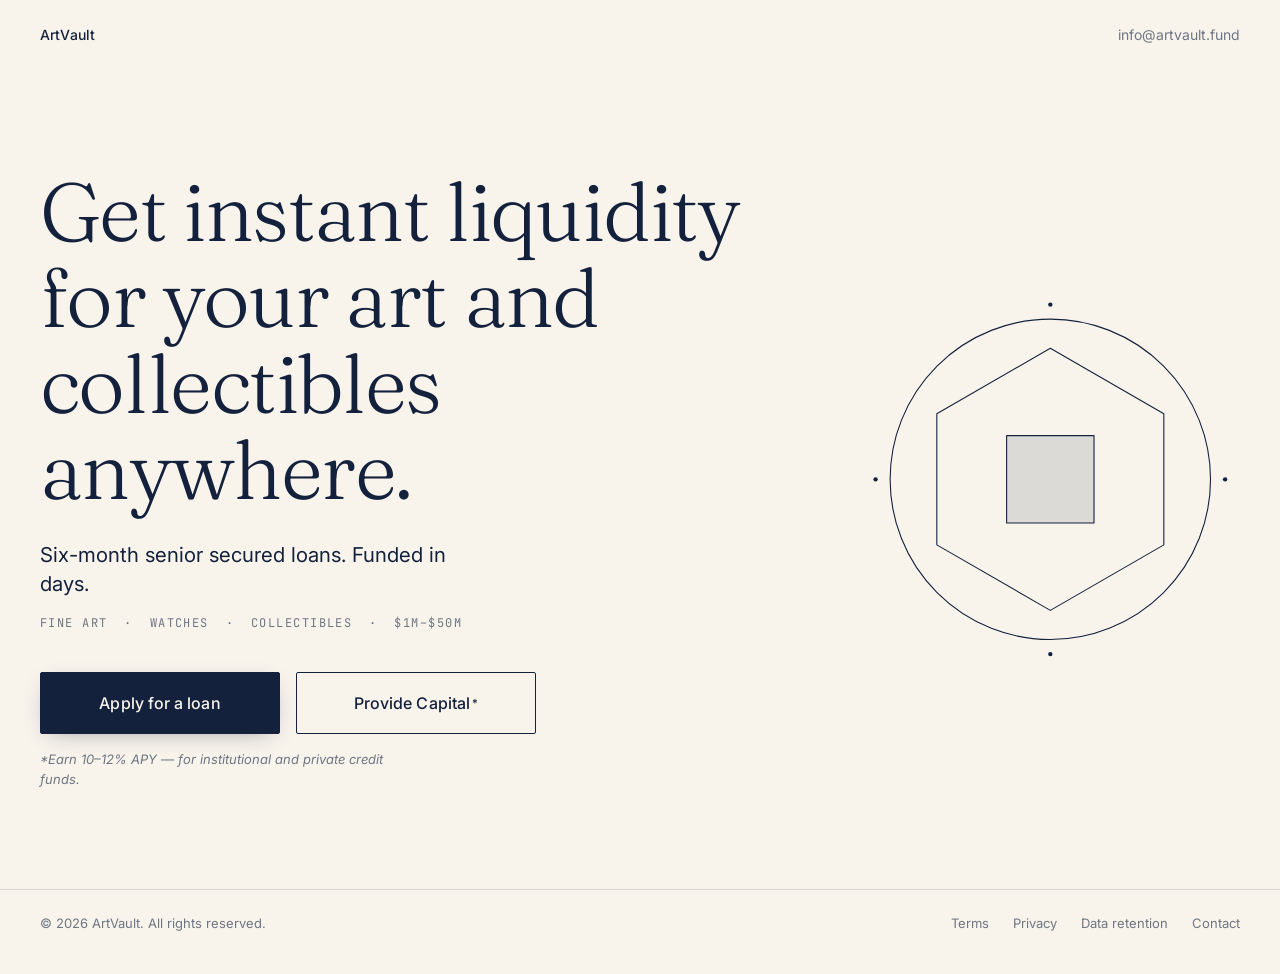
<file: index.html>
<!doctype html>
<html lang="en">
<head>
  <meta charset="utf-8" />
  <meta name="viewport" content="width=device-width, initial-scale=1" />
  <title>ArtVault — Get instant liquidity for your art and collectibles anywhere.</title>
  <meta name="description" content="Six-month senior secured loans against fine art, watches, and collectibles. Funded in days. $1M–$50M." />
  <meta name="theme-color" content="#14213d" />
  <link rel="icon" type="image/svg+xml" href="/assets/favicon.svg" />
  <meta property="og:title" content="ArtVault — Get instant liquidity for your art and collectibles anywhere." />
  <meta property="og:description" content="Six-month senior secured loans against fine art, watches, and collectibles. Funded in days. $1M–$50M." />
  <meta property="og:type" content="website" />
  <link rel="preconnect" href="https://fonts.googleapis.com" />
  <link rel="preconnect" href="https://fonts.gstatic.com" crossorigin />
  <link href="https://fonts.googleapis.com/css2?family=Fraunces:opsz,wght@9..144,300&family=Inter:wght@400;500&family=JetBrains+Mono:wght@400&display=swap" rel="stylesheet" />
  <link rel="stylesheet" href="/assets/style.css" />
</head>
<body>
  <header class="site-header">
    <a href="/" class="brand" aria-label="ArtVault home">ArtVault</a>
    <a href="mailto:info@artvault.fund" class="header-link">info@artvault.fund</a>
  </header>

  <main>
    <section class="hero" aria-labelledby="hero-heading">
      <div class="hero-grid">
        <div class="hero-copy">
          <h1 id="hero-heading">Get instant liquidity for your art and collectibles anywhere.</h1>
          <p class="subline">Six-month senior secured loans. Funded in days.</p>
          <p class="caption">Fine art &nbsp;·&nbsp; Watches &nbsp;·&nbsp; Collectibles &nbsp;·&nbsp; $1M–$50M</p>
          <div class="cta-row">
            <a class="btn btn-primary"
               href="/apply"
               aria-label="Apply for a loan">
              Apply for a loan
            </a>
            <a class="btn btn-secondary"
               href="/lp"
               aria-label="Provide capital — for institutional and private credit funds">
              Provide Capital<sup class="cta-asterisk" aria-hidden="true">*</sup>
            </a>
          </div>
          <p class="cta-footnote">*Earn 10–12% APY — for institutional and private credit funds.</p>
        </div>
        <div class="hero-art" aria-hidden="false">
          <svg class="hero-art-svg" xmlns="http://www.w3.org/2000/svg" viewBox="0 0 520 520" role="img" aria-label="ArtVault abstract geometric mark: a circle enclosing a rotated hexagon and a softly filled central square.">
            <g fill="none" stroke="#14213d" stroke-width="1.5" stroke-linecap="round" stroke-linejoin="round">
              <circle cx="260" cy="260" r="220" />
              <polygon class="spin" points="415.88,350 260,440 104.12,350 104.12,170 260,80 415.88,170" />
              <rect x="200" y="200" width="120" height="120" />
            </g>
            <rect x="200" y="200" width="120" height="120" fill="#14213d" fill-opacity="0.12" />
            <g fill="#14213d">
              <circle cx="260" cy="20" r="3" />
              <circle cx="500" cy="260" r="3" />
              <circle cx="260" cy="500" r="3" />
              <circle cx="20" cy="260" r="3" />
            </g>
          </svg>
        </div>
      </div>
    </section>
  </main>

  <hr class="divider" />

  <footer class="site-footer">
    <div>© 2026 ArtVault. All rights reserved.</div>
    <nav aria-label="Legal">
      <a href="/terms/">Terms</a>
      <a href="/privacy/">Privacy</a>
      <a href="/data-retention/">Data retention</a>
      <a href="mailto:info@artvault.fund">Contact</a>
    </nav>
  </footer>
</body>
</html>
</file>
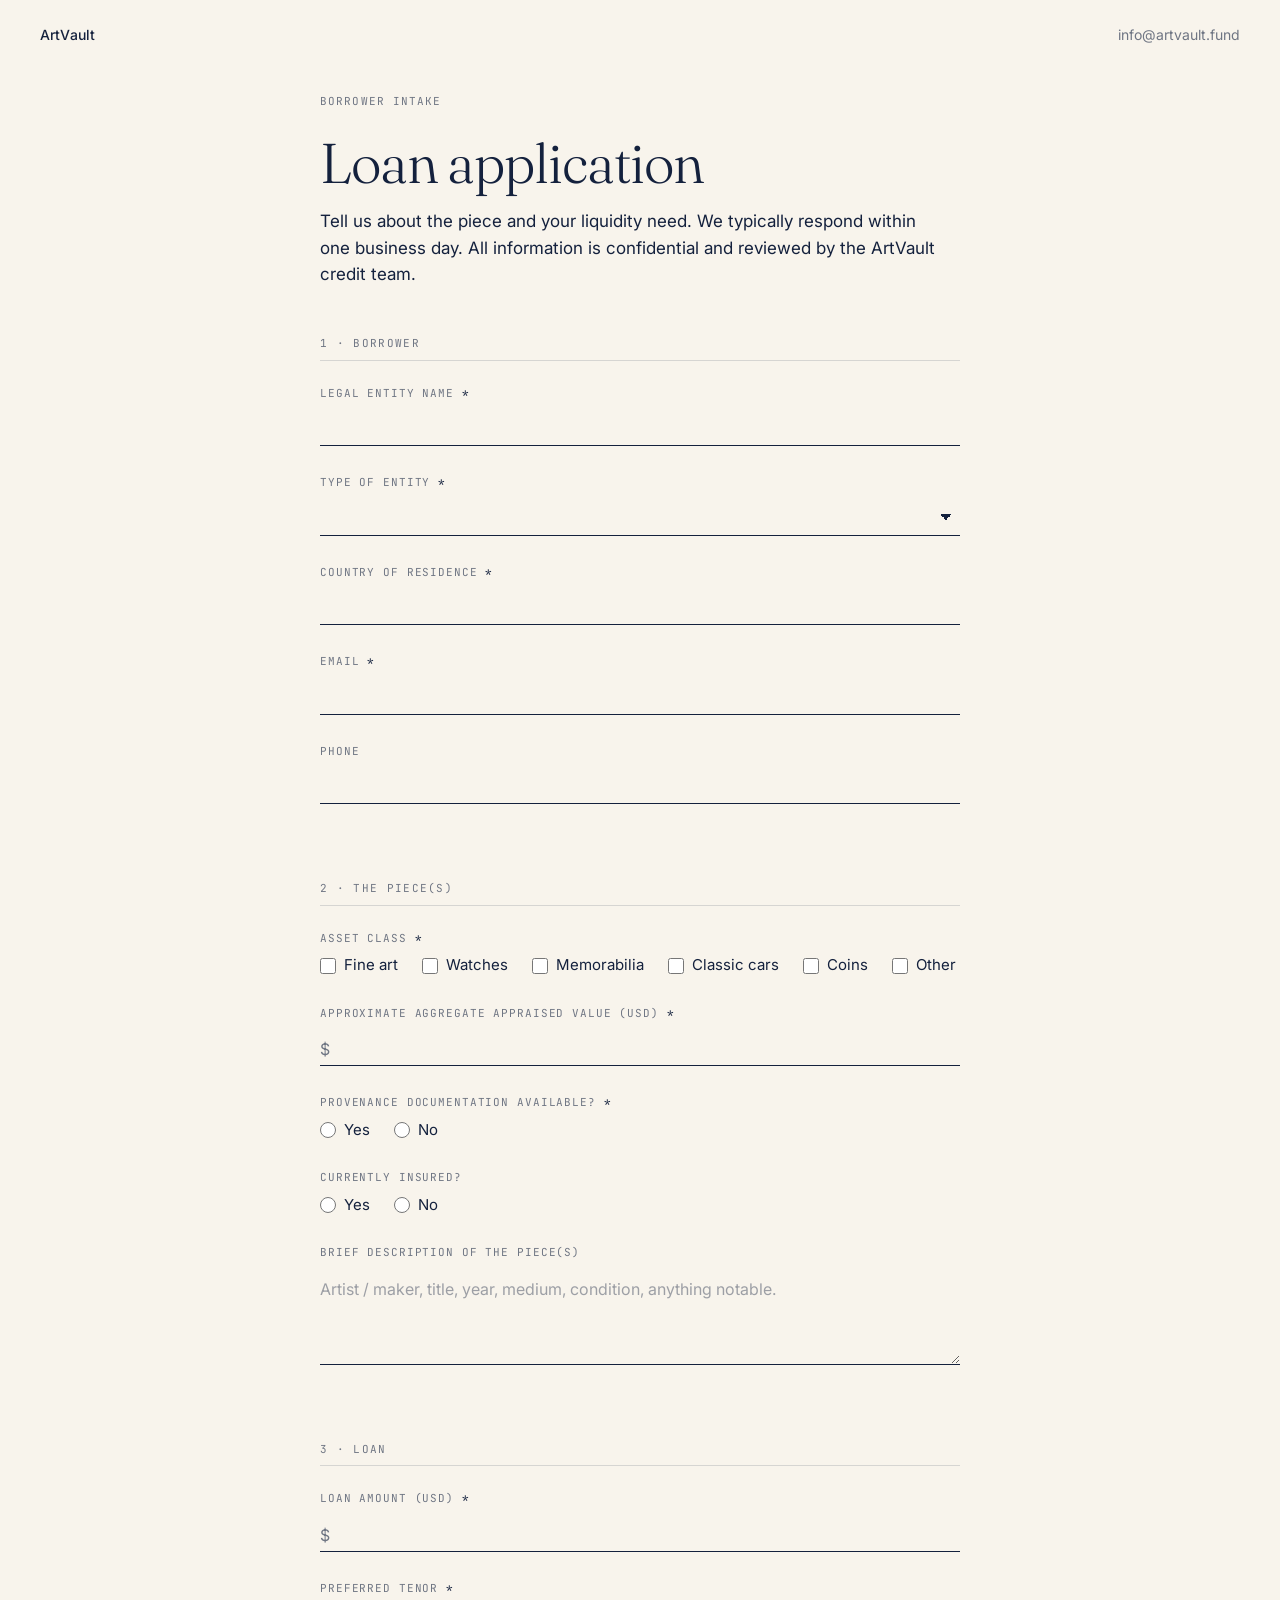
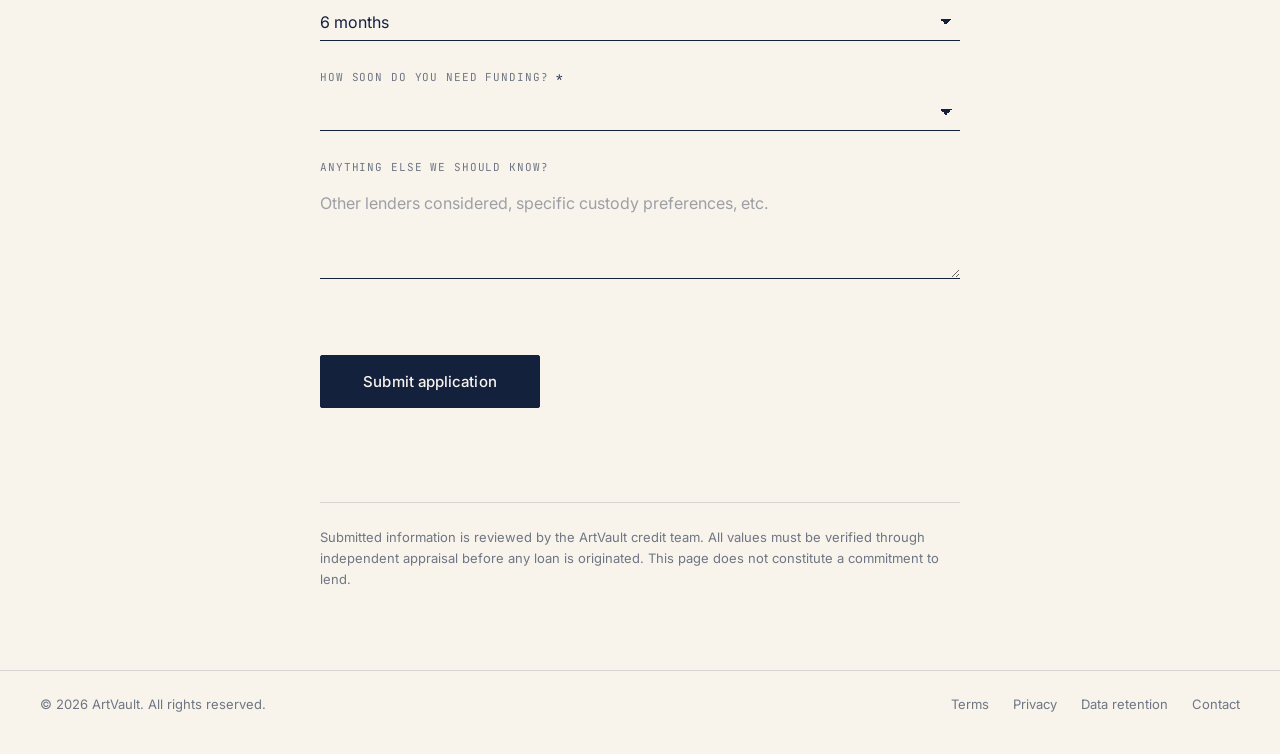
<file: apply/index.html>
<!doctype html>
<html lang="en">
<head>
  <meta charset="utf-8" />
  <meta name="viewport" content="width=device-width, initial-scale=1" />
  <title>Loan application — ArtVault</title>
  <meta name="description" content="Apply for a short-term senior secured loan against fine art, watches, or collectibles. We typically respond within one business day." />
  <meta name="theme-color" content="#14213d" />
  <link rel="icon" type="image/svg+xml" href="/assets/favicon.svg" />
  <link rel="preconnect" href="https://fonts.googleapis.com" />
  <link rel="preconnect" href="https://fonts.gstatic.com" crossorigin />
  <link href="https://fonts.googleapis.com/css2?family=Fraunces:opsz,wght@9..144,300&family=Inter:wght@400;500&family=JetBrains+Mono:wght@400&display=swap" rel="stylesheet" />
  <link rel="stylesheet" href="/assets/style.css" />
</head>
<body>
  <header class="site-header">
    <a href="/" class="brand" aria-label="ArtVault home">ArtVault</a>
    <a href="mailto:info@artvault.fund" class="header-link">info@artvault.fund</a>
  </header>

  <main class="form-page">
    <p class="meta">Borrower intake</p>
    <h1>Loan application</h1>
    <p class="lede">Tell us about the piece and your liquidity need. We typically respond within one business day. All information is confidential and reviewed by the ArtVault credit team.</p>

    <form id="apply-form" novalidate>
      <fieldset>
        <legend>1 · Borrower</legend>

        <div class="field">
          <label for="entity-name">Legal entity name <span class="req">*</span></label>
          <input type="text" id="entity-name" name="entity_name" required autocomplete="organization" />
        </div>

        <div class="field">
          <label for="entity-type">Type of entity <span class="req">*</span></label>
          <select id="entity-type" name="entity_type" required>
            <option value="" disabled selected></option>
            <option>Individual</option>
            <option>Family Office</option>
            <option>Corporate</option>
            <option>Fund</option>
          </select>
        </div>

        <div class="field">
          <label for="country">Country of residence <span class="req">*</span></label>
          <input type="text" id="country" name="country" required autocomplete="country-name" />
        </div>

        <div class="field">
          <label for="email">Email <span class="req">*</span></label>
          <input type="email" id="email" name="email" required autocomplete="email" />
        </div>

        <div class="field">
          <label for="phone">Phone</label>
          <input type="tel" id="phone" name="phone" autocomplete="tel" />
        </div>
      </fieldset>

      <fieldset>
        <legend>2 · The piece(s)</legend>

        <div class="field">
          <span class="group-label">Asset class <span class="req">*</span></span>
          <div class="options" role="group" aria-label="Asset class">
            <label><input type="checkbox" name="asset_class" value="Fine art" /> Fine art</label>
            <label><input type="checkbox" name="asset_class" value="Watches" /> Watches</label>
            <label><input type="checkbox" name="asset_class" value="Memorabilia" /> Memorabilia</label>
            <label><input type="checkbox" name="asset_class" value="Classic cars" /> Classic cars</label>
            <label><input type="checkbox" name="asset_class" value="Coins" /> Coins</label>
            <label><input type="checkbox" name="asset_class" value="Other" /> Other</label>
          </div>
        </div>

        <div class="field">
          <label for="appraised-value">Approximate aggregate appraised value (USD) <span class="req">*</span></label>
          <div class="prefix-wrap">
            <span class="prefix" aria-hidden="true">$</span>
            <input type="number" id="appraised-value" name="appraised_value" min="0" step="1000" required inputmode="numeric" />
          </div>
        </div>

        <div class="field">
          <span class="group-label">Provenance documentation available? <span class="req">*</span></span>
          <div class="options" role="radiogroup" aria-label="Provenance documentation available">
            <label><input type="radio" name="provenance" value="Yes" required /> Yes</label>
            <label><input type="radio" name="provenance" value="No" /> No</label>
          </div>
        </div>

        <div class="field">
          <span class="group-label">Currently insured?</span>
          <div class="options" role="radiogroup" aria-label="Currently insured">
            <label><input type="radio" name="insured" value="Yes" /> Yes</label>
            <label><input type="radio" name="insured" value="No" /> No</label>
          </div>
        </div>

        <div class="field">
          <label for="description">Brief description of the piece(s)</label>
          <textarea id="description" name="description" maxlength="1000" placeholder="Artist / maker, title, year, medium, condition, anything notable."></textarea>
        </div>
      </fieldset>

      <fieldset>
        <legend>3 · Loan</legend>

        <div class="field">
          <label for="loan-amount">Loan amount (USD) <span class="req">*</span></label>
          <div class="prefix-wrap">
            <span class="prefix" aria-hidden="true">$</span>
            <input type="number" id="loan-amount" name="loan_amount" min="0" step="1000" required inputmode="numeric" />
          </div>
        </div>

        <div class="field">
          <label for="tenor">Preferred tenor <span class="req">*</span></label>
          <select id="tenor" name="tenor" required>
            <option>3 months</option>
            <option selected>6 months</option>
            <option>9 months</option>
            <option>12 months</option>
          </select>
        </div>

        <div class="field">
          <label for="timing">How soon do you need funding? <span class="req">*</span></label>
          <select id="timing" name="timing" required>
            <option value="" disabled selected></option>
            <option>Within 1 week</option>
            <option>1–2 weeks</option>
            <option>1 month</option>
            <option>Flexible</option>
          </select>
        </div>

        <div class="field">
          <label for="notes">Anything else we should know?</label>
          <textarea id="notes" name="notes" placeholder="Other lenders considered, specific custody preferences, etc."></textarea>
        </div>
      </fieldset>

      <div class="form-submit">
        <button type="submit">Submit application</button>
        <p id="form-status" class="form-status" role="status" aria-live="polite"></p>
      </div>
    </form>

    <p class="form-footer">Submitted information is reviewed by the ArtVault credit team. All values must be verified through independent appraisal before any loan is originated. This page does not constitute a commitment to lend.</p>
  </main>

  <hr class="divider" />
  <footer class="site-footer">
    <div>© 2026 ArtVault. All rights reserved.</div>
    <nav aria-label="Legal">
      <a href="/terms/">Terms</a>
      <a href="/privacy/">Privacy</a>
      <a href="/data-retention/">Data retention</a>
      <a href="mailto:info@artvault.fund">Contact</a>
    </nav>
  </footer>

  <script>
    (function () {
      var form = document.getElementById('apply-form');
      var status = document.getElementById('form-status');
      form.addEventListener('submit', function (e) {
        e.preventDefault();
        var fd = new FormData(form);
        var entity = (fd.get('entity_name') || '').toString().trim();
        var assets = fd.getAll('asset_class');
        if (!entity) { status.textContent = 'Please enter your legal entity name.'; return; }
        if (assets.length === 0) { status.textContent = 'Please select at least one asset class.'; return; }
        if (!form.checkValidity()) { form.reportValidity(); return; }
        var lines = [
          'Borrower',
          '  Legal entity:        ' + entity,
          '  Entity type:         ' + fd.get('entity_type'),
          '  Country:             ' + fd.get('country'),
          '  Email:               ' + fd.get('email'),
          '  Phone:               ' + (fd.get('phone') || '—'),
          '',
          'Piece(s)',
          '  Asset class:         ' + assets.join(', '),
          '  Aggregate value:     $' + fd.get('appraised_value'),
          '  Provenance docs:     ' + fd.get('provenance'),
          '  Currently insured:   ' + (fd.get('insured') || '—'),
          '  Description:         ' + (fd.get('description') || '—'),
          '',
          'Loan',
          '  Loan amount:         $' + fd.get('loan_amount'),
          '  Preferred tenor:     ' + fd.get('tenor'),
          '  Funding timing:      ' + fd.get('timing'),
          '  Notes:               ' + (fd.get('notes') || '—')
        ];
        var subject = 'Loan Application — ' + entity;
        var body = lines.join('\n');
        var href = 'mailto:info@artvault.fund?subject=' + encodeURIComponent(subject) + '&body=' + encodeURIComponent(body);
        status.textContent = 'Opening your email client…';
        window.location.href = href;
      });
    })();
  </script>
</body>
</html>
</file>
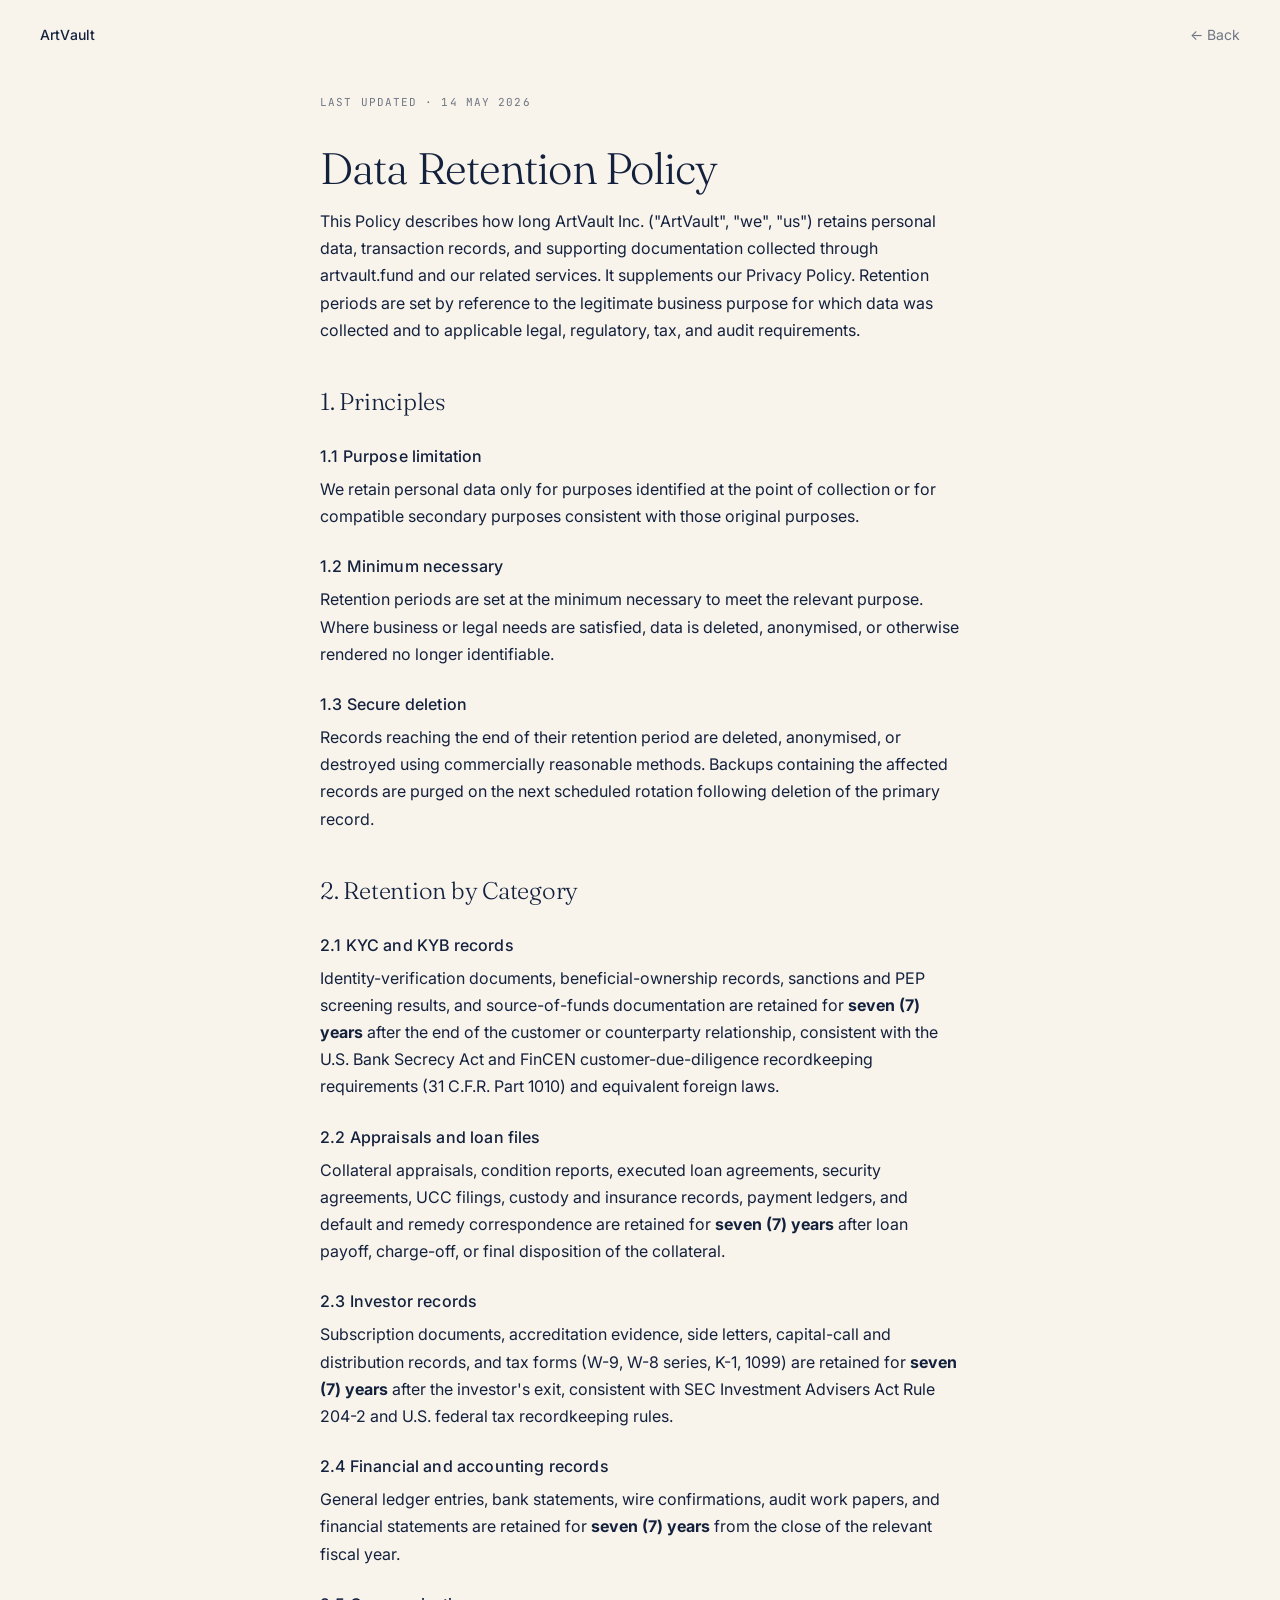
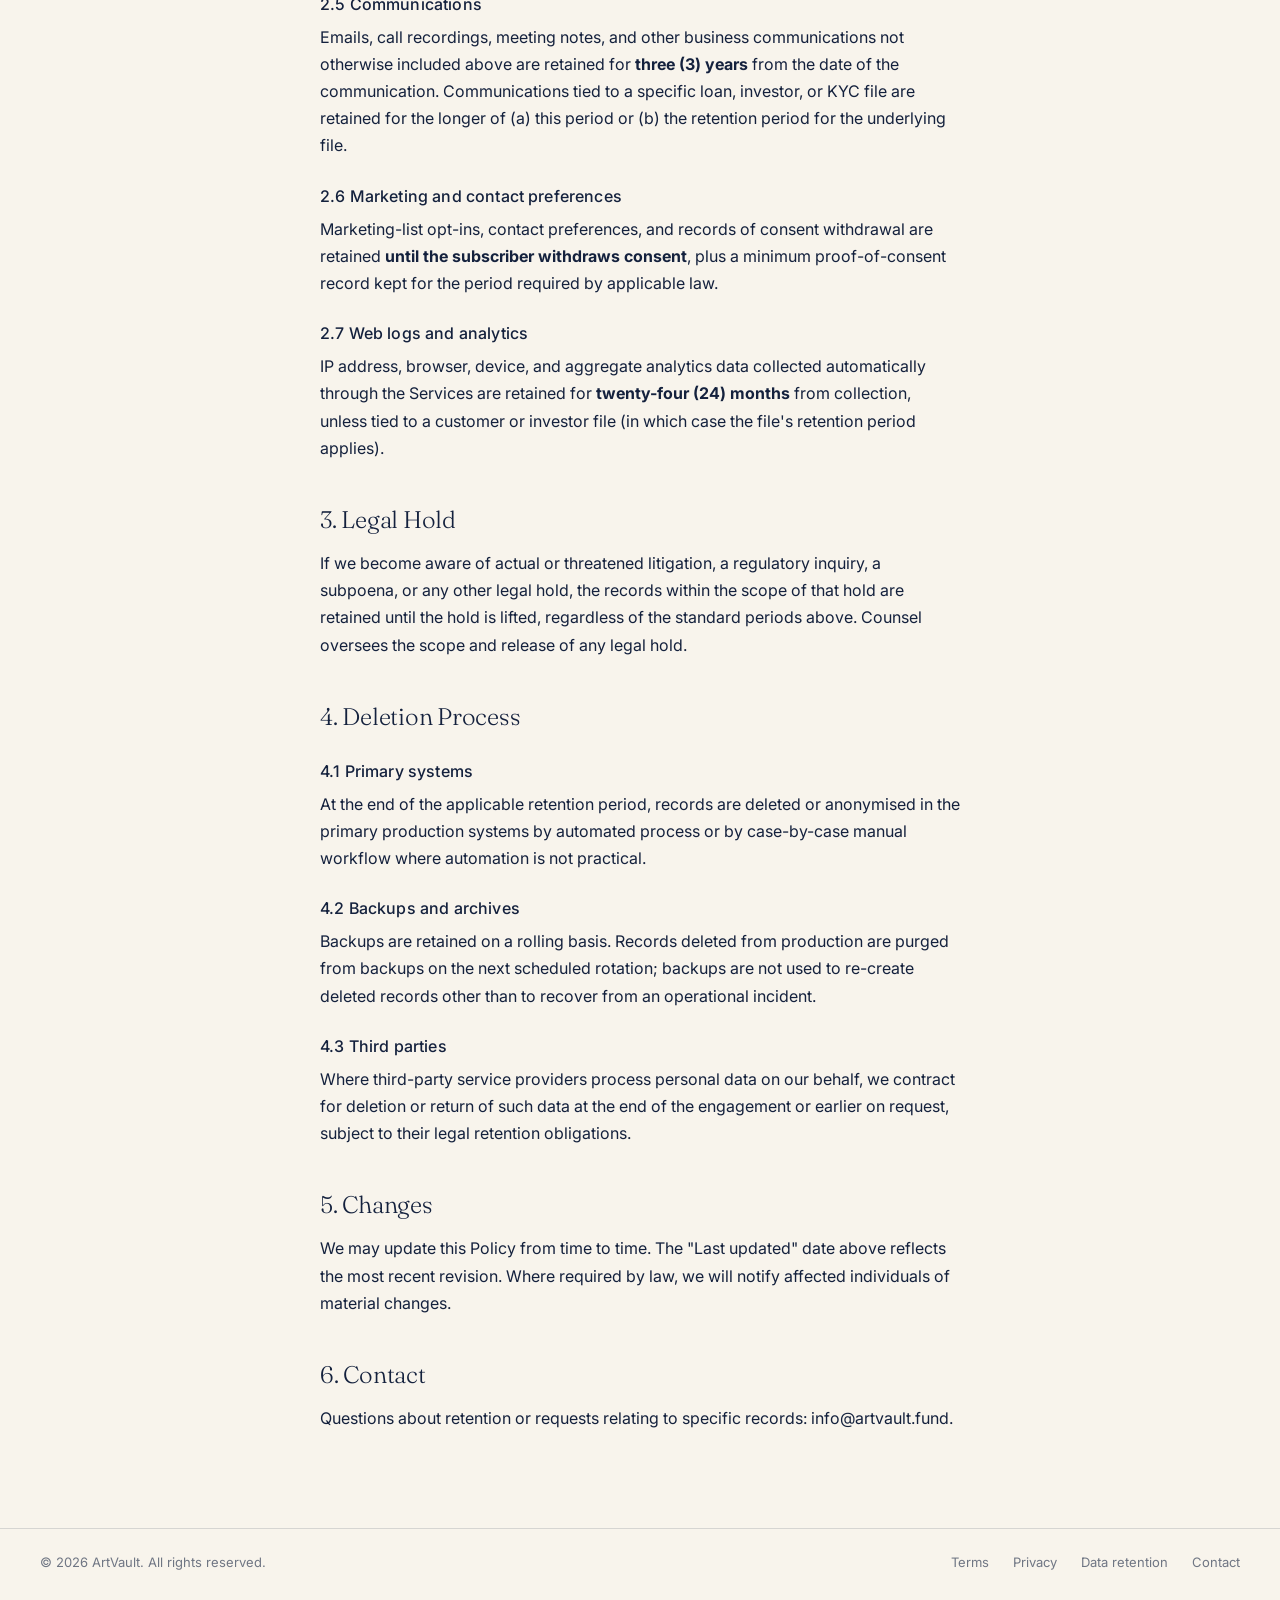
<file: data-retention/index.html>
<!doctype html>
<html lang="en">
<head>
  <meta charset="utf-8" />
  <meta name="viewport" content="width=device-width, initial-scale=1" />
  <title>Data Retention Policy — ArtVault</title>
  <meta name="description" content="ArtVault Data Retention Policy outlining how long we keep personal data, transaction records, and supporting documentation, and how we delete them." />
  <meta name="theme-color" content="#14213d" />
  <link rel="icon" type="image/svg+xml" href="/assets/favicon.svg" />
  <link rel="preconnect" href="https://fonts.googleapis.com" />
  <link rel="preconnect" href="https://fonts.gstatic.com" crossorigin />
  <link href="https://fonts.googleapis.com/css2?family=Fraunces:opsz,wght@9..144,300&family=Inter:wght@400;500&family=JetBrains+Mono:wght@400&display=swap" rel="stylesheet" />
  <link rel="stylesheet" href="/assets/style.css" />
</head>
<body>
  <header class="site-header">
    <a href="/" class="brand">ArtVault</a>
    <a href="/" class="header-link" aria-label="Back to home">← Back</a>
  </header>

  <main class="legal-page">
    <p class="meta">Last updated · 14 May 2026</p>
    <h1>Data Retention Policy</h1>

    <p>This Policy describes how long ArtVault Inc. ("ArtVault", "we", "us") retains personal data, transaction records, and supporting documentation collected through artvault.fund and our related services. It supplements our <a href="/privacy/">Privacy Policy</a>. Retention periods are set by reference to the legitimate business purpose for which data was collected and to applicable legal, regulatory, tax, and audit requirements.</p>

    <h2>1. Principles</h2>
    <h3>1.1 Purpose limitation</h3>
    <p>We retain personal data only for purposes identified at the point of collection or for compatible secondary purposes consistent with those original purposes.</p>
    <h3>1.2 Minimum necessary</h3>
    <p>Retention periods are set at the minimum necessary to meet the relevant purpose. Where business or legal needs are satisfied, data is deleted, anonymised, or otherwise rendered no longer identifiable.</p>
    <h3>1.3 Secure deletion</h3>
    <p>Records reaching the end of their retention period are deleted, anonymised, or destroyed using commercially reasonable methods. Backups containing the affected records are purged on the next scheduled rotation following deletion of the primary record.</p>

    <h2>2. Retention by Category</h2>
    <h3>2.1 KYC and KYB records</h3>
    <p>Identity-verification documents, beneficial-ownership records, sanctions and PEP screening results, and source-of-funds documentation are retained for <strong>seven (7) years</strong> after the end of the customer or counterparty relationship, consistent with the U.S. Bank Secrecy Act and FinCEN customer-due-diligence recordkeeping requirements (31 C.F.R. Part 1010) and equivalent foreign laws.</p>
    <h3>2.2 Appraisals and loan files</h3>
    <p>Collateral appraisals, condition reports, executed loan agreements, security agreements, UCC filings, custody and insurance records, payment ledgers, and default and remedy correspondence are retained for <strong>seven (7) years</strong> after loan payoff, charge-off, or final disposition of the collateral.</p>
    <h3>2.3 Investor records</h3>
    <p>Subscription documents, accreditation evidence, side letters, capital-call and distribution records, and tax forms (W-9, W-8 series, K-1, 1099) are retained for <strong>seven (7) years</strong> after the investor's exit, consistent with SEC Investment Advisers Act Rule 204-2 and U.S. federal tax recordkeeping rules.</p>
    <h3>2.4 Financial and accounting records</h3>
    <p>General ledger entries, bank statements, wire confirmations, audit work papers, and financial statements are retained for <strong>seven (7) years</strong> from the close of the relevant fiscal year.</p>
    <h3>2.5 Communications</h3>
    <p>Emails, call recordings, meeting notes, and other business communications not otherwise included above are retained for <strong>three (3) years</strong> from the date of the communication. Communications tied to a specific loan, investor, or KYC file are retained for the longer of (a) this period or (b) the retention period for the underlying file.</p>
    <h3>2.6 Marketing and contact preferences</h3>
    <p>Marketing-list opt-ins, contact preferences, and records of consent withdrawal are retained <strong>until the subscriber withdraws consent</strong>, plus a minimum proof-of-consent record kept for the period required by applicable law.</p>
    <h3>2.7 Web logs and analytics</h3>
    <p>IP address, browser, device, and aggregate analytics data collected automatically through the Services are retained for <strong>twenty-four (24) months</strong> from collection, unless tied to a customer or investor file (in which case the file's retention period applies).</p>

    <h2>3. Legal Hold</h2>
    <p>If we become aware of actual or threatened litigation, a regulatory inquiry, a subpoena, or any other legal hold, the records within the scope of that hold are retained until the hold is lifted, regardless of the standard periods above. Counsel oversees the scope and release of any legal hold.</p>

    <h2>4. Deletion Process</h2>
    <h3>4.1 Primary systems</h3>
    <p>At the end of the applicable retention period, records are deleted or anonymised in the primary production systems by automated process or by case-by-case manual workflow where automation is not practical.</p>
    <h3>4.2 Backups and archives</h3>
    <p>Backups are retained on a rolling basis. Records deleted from production are purged from backups on the next scheduled rotation; backups are not used to re-create deleted records other than to recover from an operational incident.</p>
    <h3>4.3 Third parties</h3>
    <p>Where third-party service providers process personal data on our behalf, we contract for deletion or return of such data at the end of the engagement or earlier on request, subject to their legal retention obligations.</p>

    <h2>5. Changes</h2>
    <p>We may update this Policy from time to time. The "Last updated" date above reflects the most recent revision. Where required by law, we will notify affected individuals of material changes.</p>

    <h2>6. Contact</h2>
    <p>Questions about retention or requests relating to specific records: <a href="mailto:info@artvault.fund">info@artvault.fund</a>.</p>
  </main>

  <hr class="divider" />
  <footer class="site-footer">
    <div>© 2026 ArtVault. All rights reserved.</div>
    <nav aria-label="Legal">
      <a href="/terms/">Terms</a>
      <a href="/privacy/">Privacy</a>
      <a href="/data-retention/">Data retention</a>
      <a href="mailto:info@artvault.fund">Contact</a>
    </nav>
  </footer>
</body>
</html>
</file>
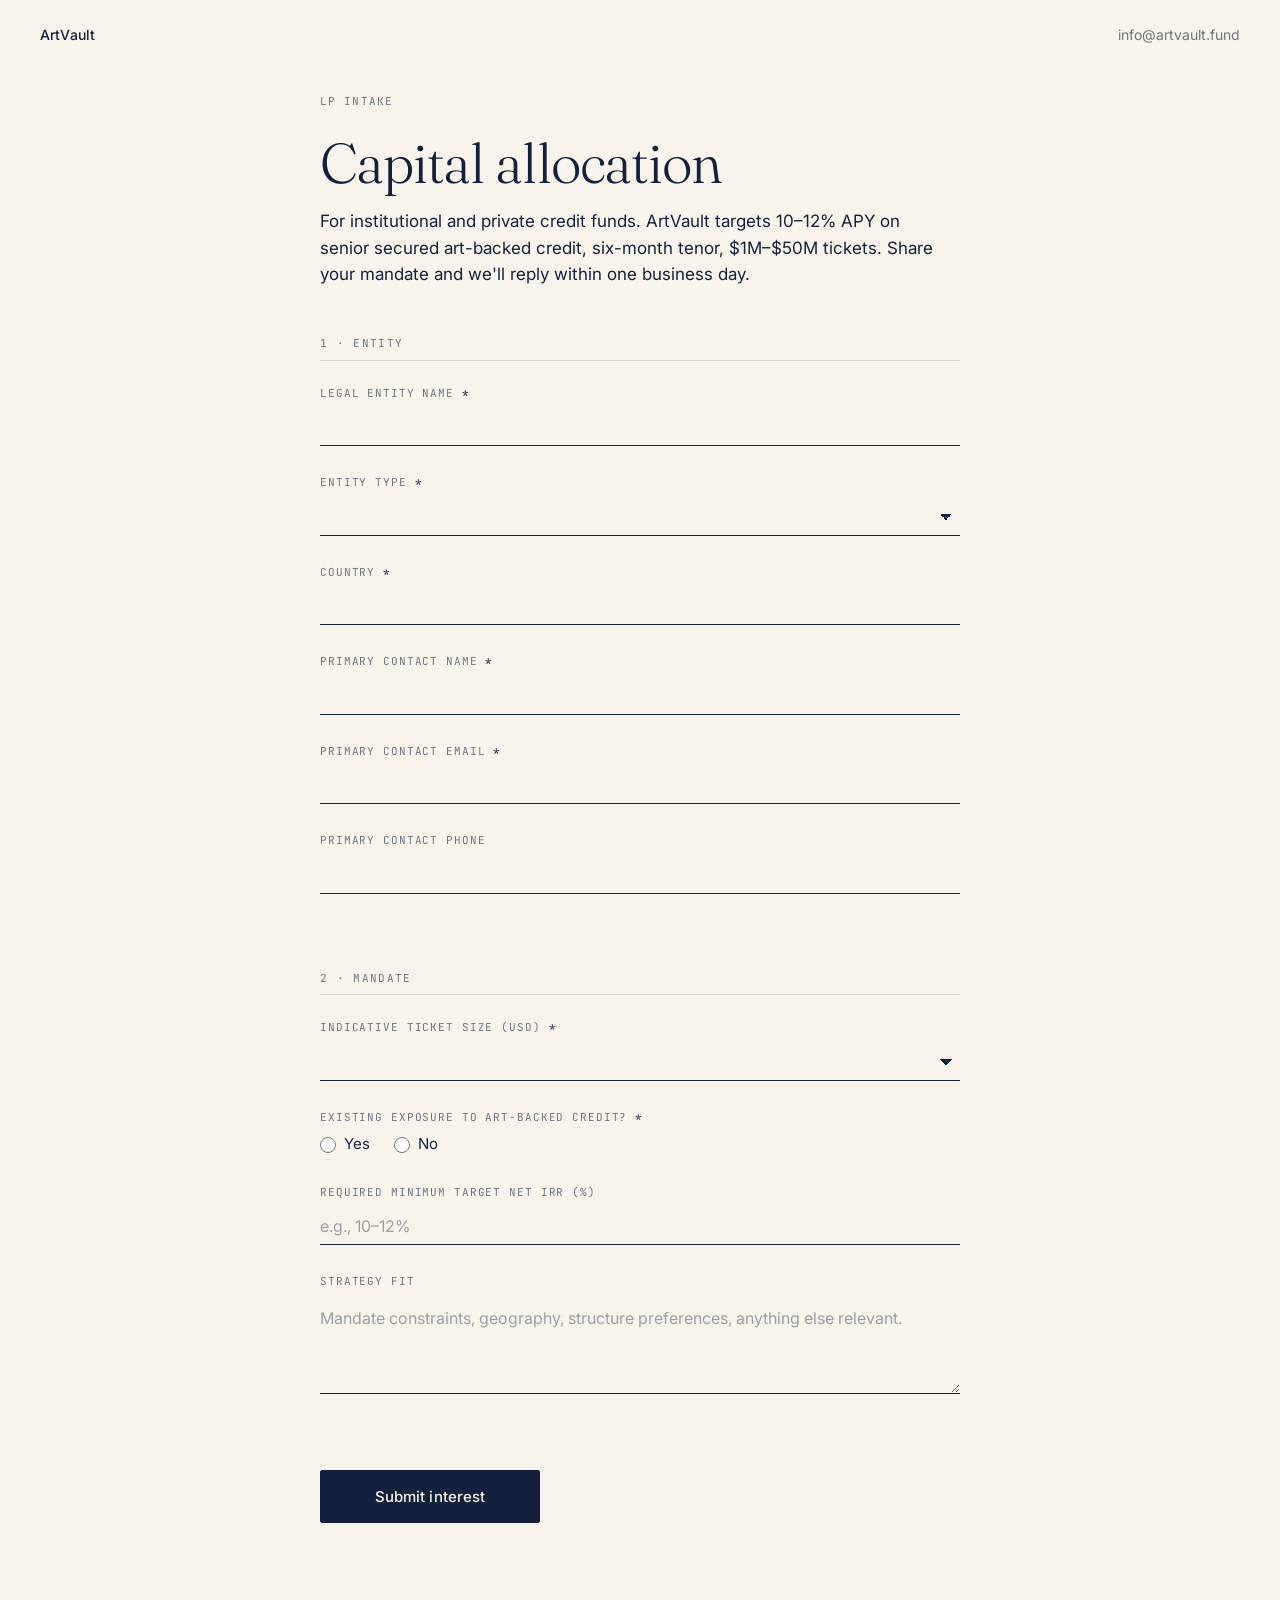
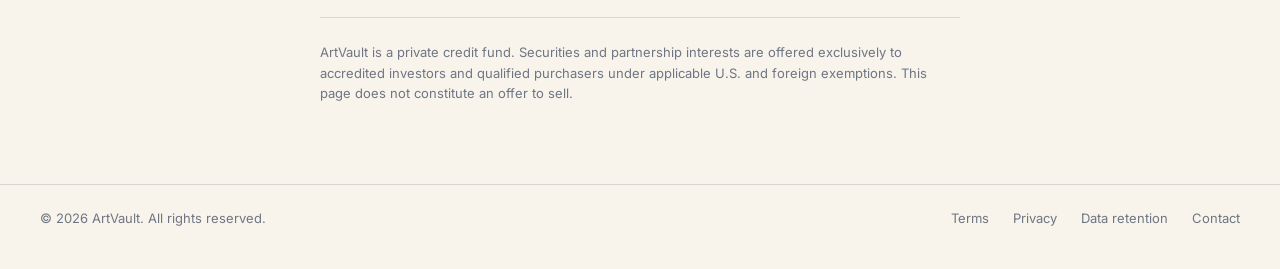
<file: lp/index.html>
<!doctype html>
<html lang="en">
<head>
  <meta charset="utf-8" />
  <meta name="viewport" content="width=device-width, initial-scale=1" />
  <title>Capital allocation — ArtVault</title>
  <meta name="description" content="For institutional and accredited LPs. ArtVault is building its anchor allocator pool, targeting 10–12% APY on senior secured art-backed credit." />
  <meta name="theme-color" content="#14213d" />
  <link rel="icon" type="image/svg+xml" href="/assets/favicon.svg" />
  <link rel="preconnect" href="https://fonts.googleapis.com" />
  <link rel="preconnect" href="https://fonts.gstatic.com" crossorigin />
  <link href="https://fonts.googleapis.com/css2?family=Fraunces:opsz,wght@9..144,300&family=Inter:wght@400;500&family=JetBrains+Mono:wght@400&display=swap" rel="stylesheet" />
  <link rel="stylesheet" href="/assets/style.css" />
</head>
<body>
  <header class="site-header">
    <a href="/" class="brand" aria-label="ArtVault home">ArtVault</a>
    <a href="mailto:info@artvault.fund" class="header-link">info@artvault.fund</a>
  </header>

  <main class="form-page">
    <p class="meta">LP intake</p>
    <h1>Capital allocation</h1>
    <p class="lede">For institutional and private credit funds. ArtVault targets 10–12% APY on senior secured art-backed credit, six-month tenor, $1M–$50M tickets. Share your mandate and we'll reply within one business day.</p>

    <form id="lp-form" novalidate>
      <fieldset>
        <legend>1 · Entity</legend>

        <div class="field">
          <label for="entity-name">Legal entity name <span class="req">*</span></label>
          <input type="text" id="entity-name" name="entity_name" required autocomplete="organization" />
        </div>

        <div class="field">
          <label for="entity-type">Entity type <span class="req">*</span></label>
          <select id="entity-type" name="entity_type" required>
            <option value="" disabled selected></option>
            <option>Family Office</option>
            <option>Private Credit Fund</option>
            <option>Pension / Endowment</option>
            <option>Insurance</option>
            <option>RIA</option>
            <option>Other Institutional</option>
            <option>Accredited Individual</option>
          </select>
        </div>

        <div class="field">
          <label for="country">Country <span class="req">*</span></label>
          <input type="text" id="country" name="country" required autocomplete="country-name" />
        </div>

        <div class="field">
          <label for="contact-name">Primary contact name <span class="req">*</span></label>
          <input type="text" id="contact-name" name="contact_name" required autocomplete="name" />
        </div>

        <div class="field">
          <label for="email">Primary contact email <span class="req">*</span></label>
          <input type="email" id="email" name="email" required autocomplete="email" />
        </div>

        <div class="field">
          <label for="phone">Primary contact phone</label>
          <input type="tel" id="phone" name="phone" autocomplete="tel" />
        </div>
      </fieldset>

      <fieldset>
        <legend>2 · Mandate</legend>

        <div class="field">
          <label for="ticket-size">Indicative ticket size (USD) <span class="req">*</span></label>
          <select id="ticket-size" name="ticket_size" required>
            <option value="" disabled selected></option>
            <option>$100K – $1M</option>
            <option>$1M – $5M</option>
            <option>$5M – $25M</option>
            <option>$25M+</option>
          </select>
        </div>

        <div class="field">
          <span class="group-label">Existing exposure to art-backed credit? <span class="req">*</span></span>
          <div class="options" role="radiogroup" aria-label="Existing exposure to art-backed credit">
            <label><input type="radio" name="existing_exposure" value="Yes" required /> Yes</label>
            <label><input type="radio" name="existing_exposure" value="No" /> No</label>
          </div>
        </div>

        <div class="field">
          <label for="target-irr">Required minimum target net IRR (%)</label>
          <input type="text" id="target-irr" name="target_irr" placeholder="e.g., 10–12%" />
        </div>

        <div class="field">
          <label for="strategy-fit">Strategy fit</label>
          <textarea id="strategy-fit" name="strategy_fit" placeholder="Mandate constraints, geography, structure preferences, anything else relevant."></textarea>
        </div>
      </fieldset>

      <div class="form-submit">
        <button type="submit">Submit interest</button>
        <p id="form-status" class="form-status" role="status" aria-live="polite"></p>
      </div>
    </form>

    <p class="form-footer">ArtVault is a private credit fund. Securities and partnership interests are offered exclusively to accredited investors and qualified purchasers under applicable U.S. and foreign exemptions. This page does not constitute an offer to sell.</p>
  </main>

  <hr class="divider" />
  <footer class="site-footer">
    <div>© 2026 ArtVault. All rights reserved.</div>
    <nav aria-label="Legal">
      <a href="/terms/">Terms</a>
      <a href="/privacy/">Privacy</a>
      <a href="/data-retention/">Data retention</a>
      <a href="mailto:info@artvault.fund">Contact</a>
    </nav>
  </footer>

  <script>
    (function () {
      var form = document.getElementById('lp-form');
      var status = document.getElementById('form-status');
      form.addEventListener('submit', function (e) {
        e.preventDefault();
        var fd = new FormData(form);
        var entity = (fd.get('entity_name') || '').toString().trim();
        if (!entity) { status.textContent = 'Please enter your legal entity name.'; return; }
        if (!form.checkValidity()) { form.reportValidity(); return; }
        var lines = [
          'Entity',
          '  Legal entity:        ' + entity,
          '  Entity type:         ' + fd.get('entity_type'),
          '  Country:             ' + fd.get('country'),
          '  Contact name:        ' + fd.get('contact_name'),
          '  Contact email:       ' + fd.get('email'),
          '  Contact phone:       ' + (fd.get('phone') || '—'),
          '',
          'Mandate',
          '  Ticket size:         ' + fd.get('ticket_size'),
          '  Existing exposure:   ' + fd.get('existing_exposure'),
          '  Target net IRR:      ' + (fd.get('target_irr') || '—'),
          '  Strategy fit:        ' + (fd.get('strategy_fit') || '—')
        ];
        var subject = 'Capital Allocation — ' + entity;
        var body = lines.join('\n');
        var href = 'mailto:info@artvault.fund?subject=' + encodeURIComponent(subject) + '&body=' + encodeURIComponent(body);
        status.textContent = 'Opening your email client…';
        window.location.href = href;
      });
    })();
  </script>
</body>
</html>
</file>
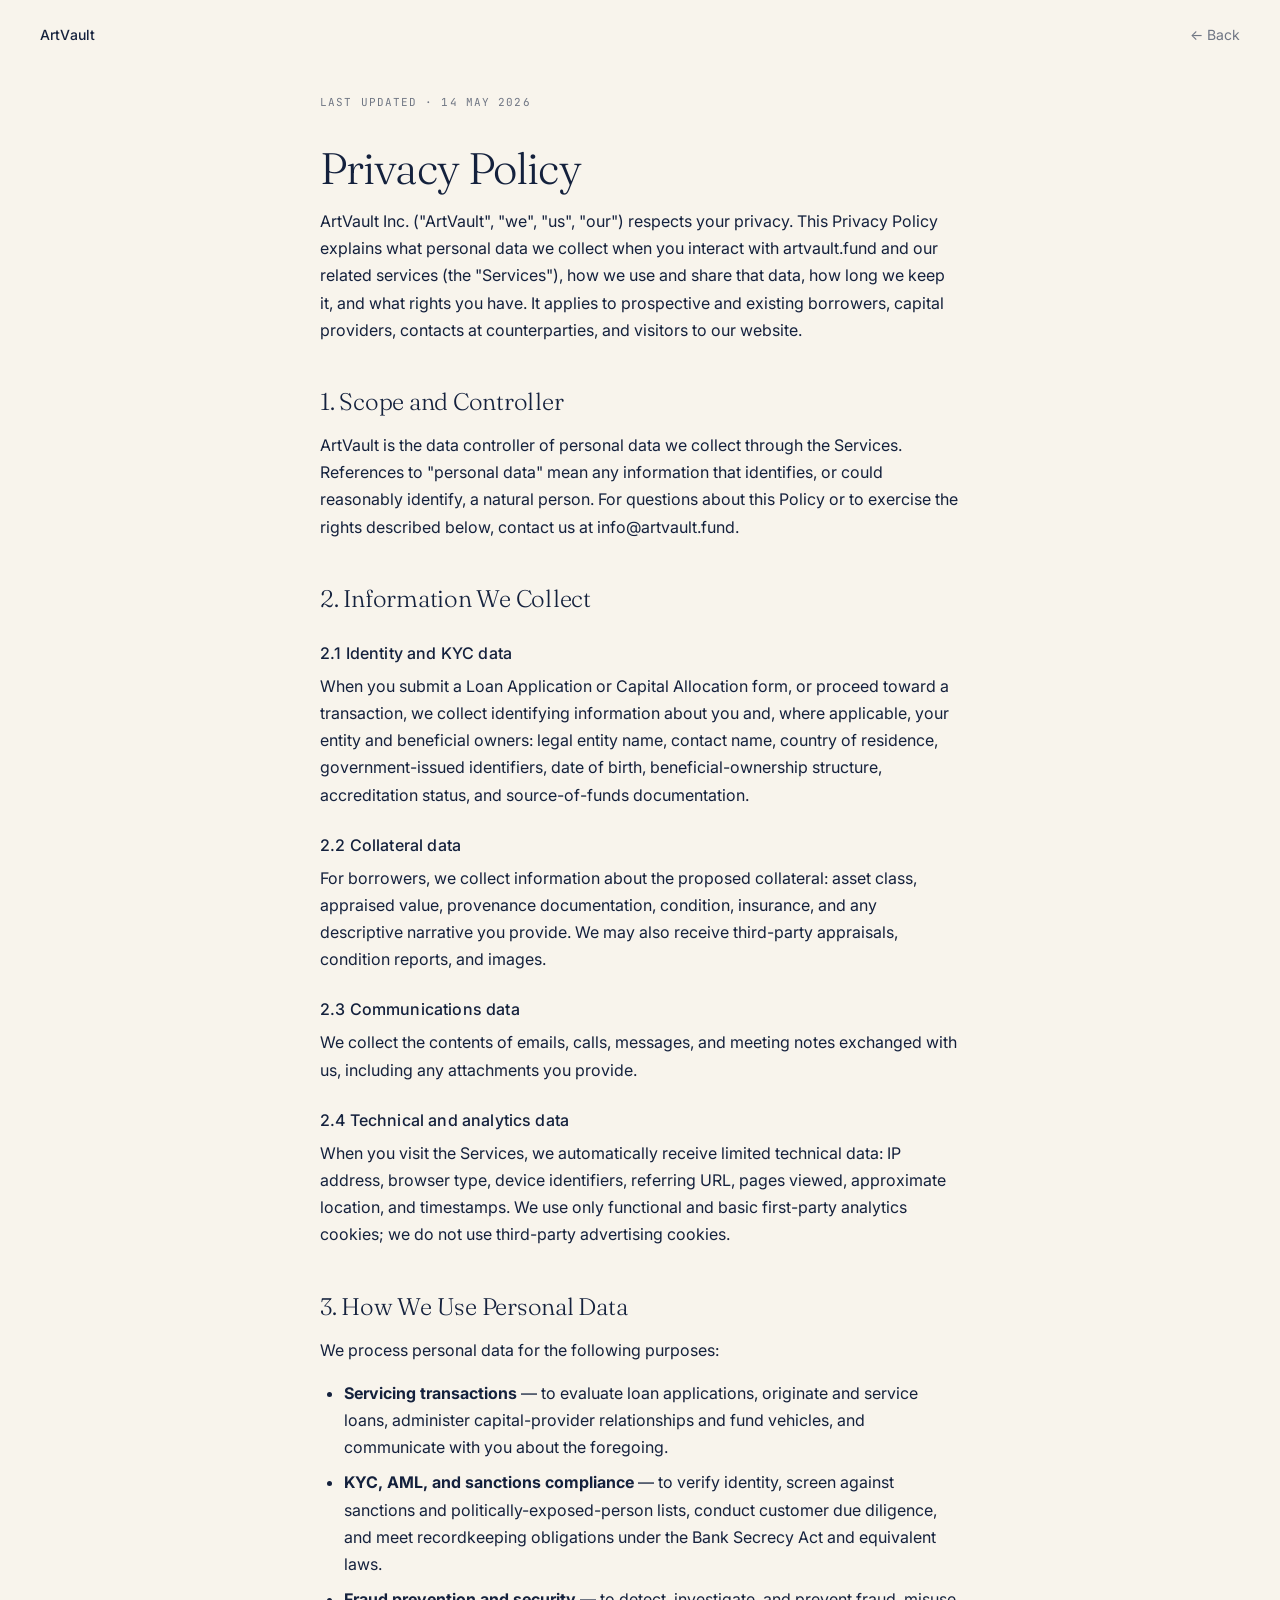
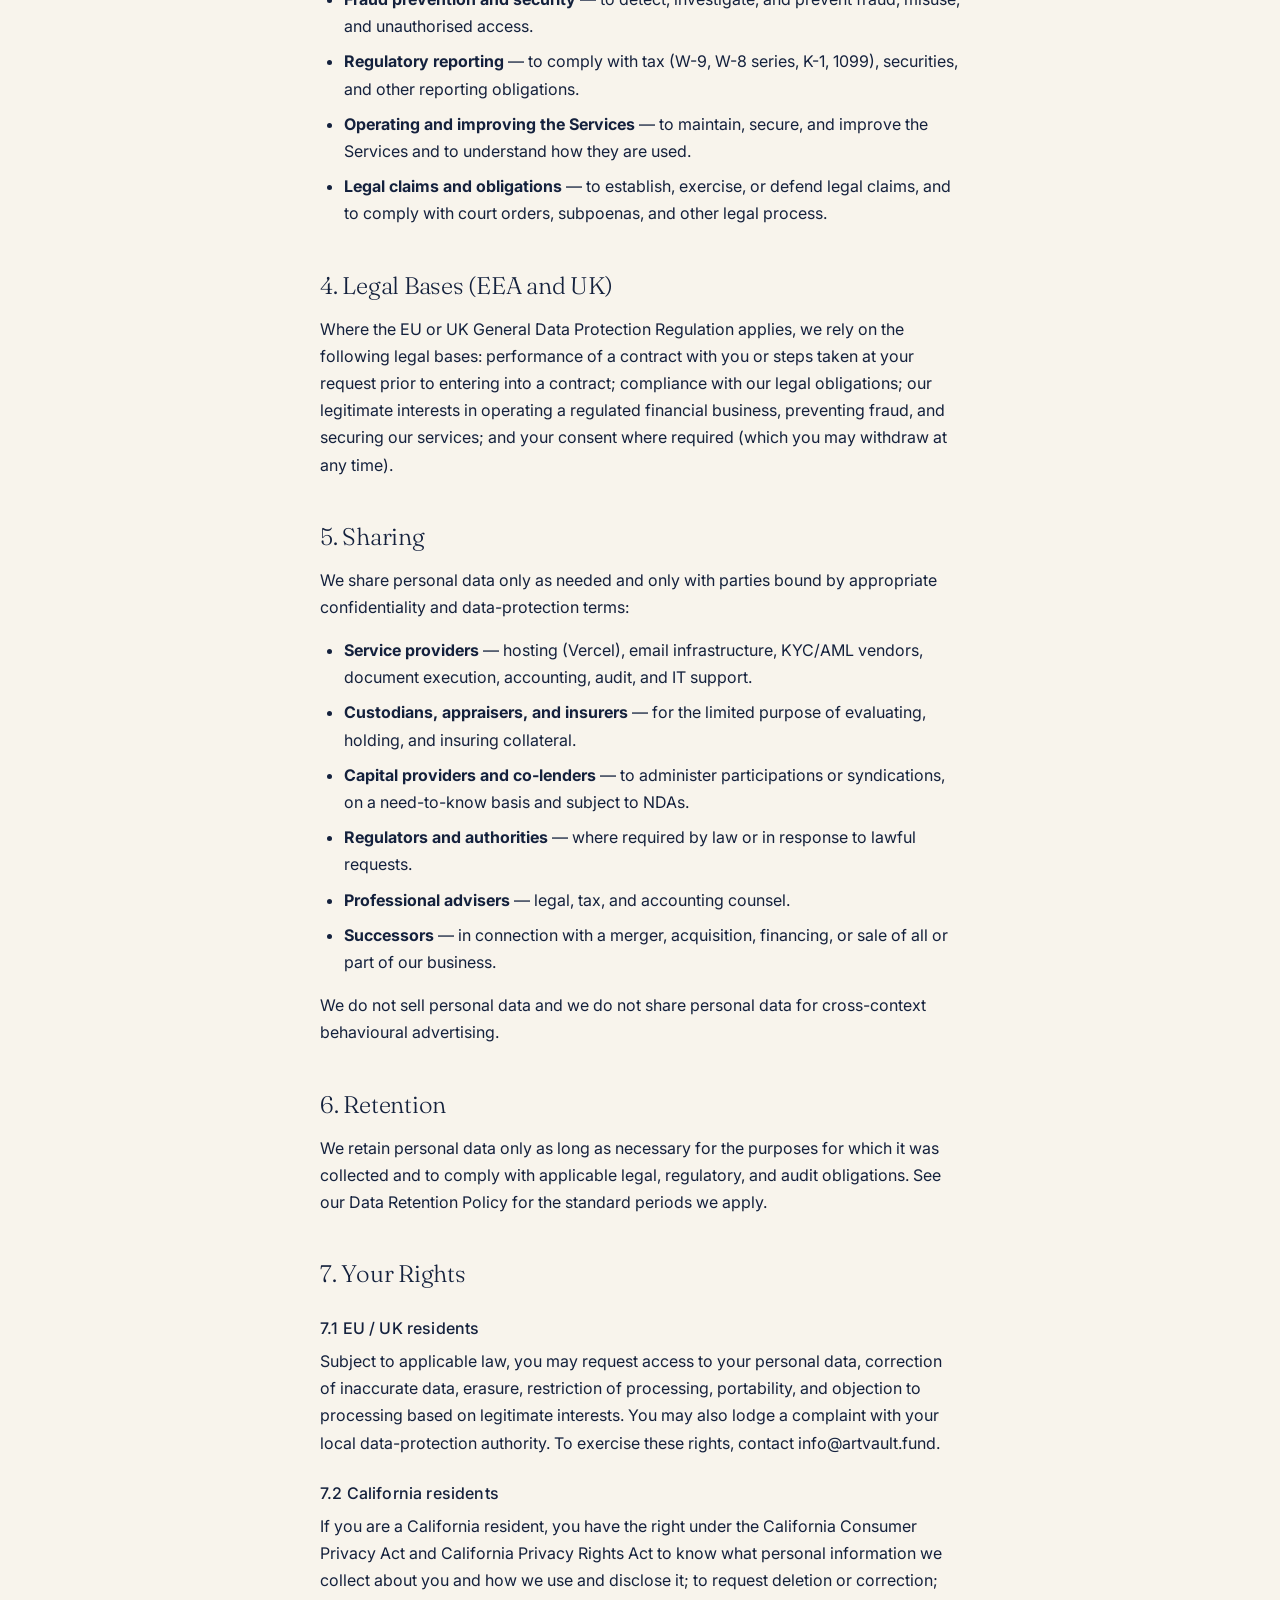
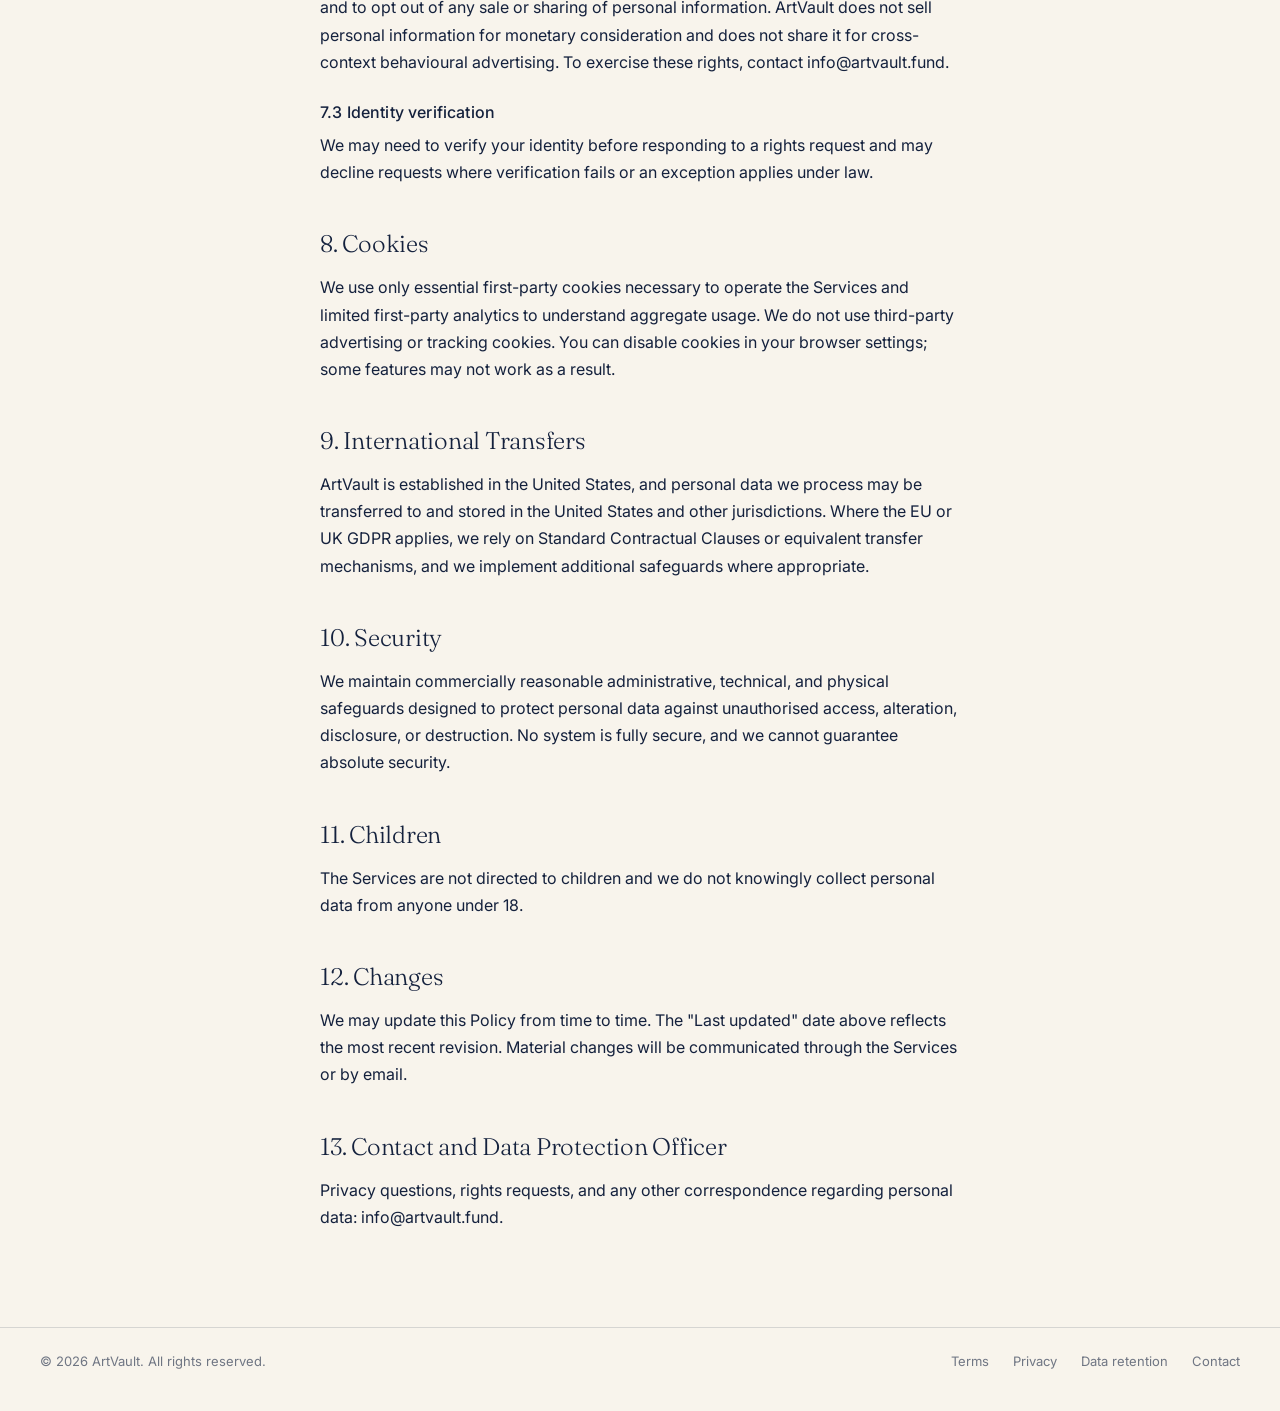
<file: privacy/index.html>
<!doctype html>
<html lang="en">
<head>
  <meta charset="utf-8" />
  <meta name="viewport" content="width=device-width, initial-scale=1" />
  <title>Privacy Policy — ArtVault</title>
  <meta name="description" content="ArtVault Privacy Policy describing what personal data we collect, how we use it, who we share it with, and your rights." />
  <meta name="theme-color" content="#14213d" />
  <link rel="icon" type="image/svg+xml" href="/assets/favicon.svg" />
  <link rel="preconnect" href="https://fonts.googleapis.com" />
  <link rel="preconnect" href="https://fonts.gstatic.com" crossorigin />
  <link href="https://fonts.googleapis.com/css2?family=Fraunces:opsz,wght@9..144,300&family=Inter:wght@400;500&family=JetBrains+Mono:wght@400&display=swap" rel="stylesheet" />
  <link rel="stylesheet" href="/assets/style.css" />
</head>
<body>
  <header class="site-header">
    <a href="/" class="brand">ArtVault</a>
    <a href="/" class="header-link" aria-label="Back to home">← Back</a>
  </header>

  <main class="legal-page">
    <p class="meta">Last updated · 14 May 2026</p>
    <h1>Privacy Policy</h1>

    <p>ArtVault Inc. ("ArtVault", "we", "us", "our") respects your privacy. This Privacy Policy explains what personal data we collect when you interact with artvault.fund and our related services (the "Services"), how we use and share that data, how long we keep it, and what rights you have. It applies to prospective and existing borrowers, capital providers, contacts at counterparties, and visitors to our website.</p>

    <h2>1. Scope and Controller</h2>
    <p>ArtVault is the data controller of personal data we collect through the Services. References to "personal data" mean any information that identifies, or could reasonably identify, a natural person. For questions about this Policy or to exercise the rights described below, contact us at <a href="mailto:info@artvault.fund">info@artvault.fund</a>.</p>

    <h2>2. Information We Collect</h2>
    <h3>2.1 Identity and KYC data</h3>
    <p>When you submit a Loan Application or Capital Allocation form, or proceed toward a transaction, we collect identifying information about you and, where applicable, your entity and beneficial owners: legal entity name, contact name, country of residence, government-issued identifiers, date of birth, beneficial-ownership structure, accreditation status, and source-of-funds documentation.</p>
    <h3>2.2 Collateral data</h3>
    <p>For borrowers, we collect information about the proposed collateral: asset class, appraised value, provenance documentation, condition, insurance, and any descriptive narrative you provide. We may also receive third-party appraisals, condition reports, and images.</p>
    <h3>2.3 Communications data</h3>
    <p>We collect the contents of emails, calls, messages, and meeting notes exchanged with us, including any attachments you provide.</p>
    <h3>2.4 Technical and analytics data</h3>
    <p>When you visit the Services, we automatically receive limited technical data: IP address, browser type, device identifiers, referring URL, pages viewed, approximate location, and timestamps. We use only functional and basic first-party analytics cookies; we do not use third-party advertising cookies.</p>

    <h2>3. How We Use Personal Data</h2>
    <p>We process personal data for the following purposes:</p>
    <ul>
      <li><strong>Servicing transactions</strong> — to evaluate loan applications, originate and service loans, administer capital-provider relationships and fund vehicles, and communicate with you about the foregoing.</li>
      <li><strong>KYC, AML, and sanctions compliance</strong> — to verify identity, screen against sanctions and politically-exposed-person lists, conduct customer due diligence, and meet recordkeeping obligations under the Bank Secrecy Act and equivalent laws.</li>
      <li><strong>Fraud prevention and security</strong> — to detect, investigate, and prevent fraud, misuse, and unauthorised access.</li>
      <li><strong>Regulatory reporting</strong> — to comply with tax (W-9, W-8 series, K-1, 1099), securities, and other reporting obligations.</li>
      <li><strong>Operating and improving the Services</strong> — to maintain, secure, and improve the Services and to understand how they are used.</li>
      <li><strong>Legal claims and obligations</strong> — to establish, exercise, or defend legal claims, and to comply with court orders, subpoenas, and other legal process.</li>
    </ul>

    <h2>4. Legal Bases (EEA and UK)</h2>
    <p>Where the EU or UK General Data Protection Regulation applies, we rely on the following legal bases: performance of a contract with you or steps taken at your request prior to entering into a contract; compliance with our legal obligations; our legitimate interests in operating a regulated financial business, preventing fraud, and securing our services; and your consent where required (which you may withdraw at any time).</p>

    <h2>5. Sharing</h2>
    <p>We share personal data only as needed and only with parties bound by appropriate confidentiality and data-protection terms:</p>
    <ul>
      <li><strong>Service providers</strong> — hosting (Vercel), email infrastructure, KYC/AML vendors, document execution, accounting, audit, and IT support.</li>
      <li><strong>Custodians, appraisers, and insurers</strong> — for the limited purpose of evaluating, holding, and insuring collateral.</li>
      <li><strong>Capital providers and co-lenders</strong> — to administer participations or syndications, on a need-to-know basis and subject to NDAs.</li>
      <li><strong>Regulators and authorities</strong> — where required by law or in response to lawful requests.</li>
      <li><strong>Professional advisers</strong> — legal, tax, and accounting counsel.</li>
      <li><strong>Successors</strong> — in connection with a merger, acquisition, financing, or sale of all or part of our business.</li>
    </ul>
    <p>We do not sell personal data and we do not share personal data for cross-context behavioural advertising.</p>

    <h2>6. Retention</h2>
    <p>We retain personal data only as long as necessary for the purposes for which it was collected and to comply with applicable legal, regulatory, and audit obligations. See our <a href="/data-retention/">Data Retention Policy</a> for the standard periods we apply.</p>

    <h2>7. Your Rights</h2>
    <h3>7.1 EU / UK residents</h3>
    <p>Subject to applicable law, you may request access to your personal data, correction of inaccurate data, erasure, restriction of processing, portability, and objection to processing based on legitimate interests. You may also lodge a complaint with your local data-protection authority. To exercise these rights, contact <a href="mailto:info@artvault.fund">info@artvault.fund</a>.</p>
    <h3>7.2 California residents</h3>
    <p>If you are a California resident, you have the right under the California Consumer Privacy Act and California Privacy Rights Act to know what personal information we collect about you and how we use and disclose it; to request deletion or correction; and to opt out of any sale or sharing of personal information. ArtVault does not sell personal information for monetary consideration and does not share it for cross-context behavioural advertising. To exercise these rights, contact <a href="mailto:info@artvault.fund">info@artvault.fund</a>.</p>
    <h3>7.3 Identity verification</h3>
    <p>We may need to verify your identity before responding to a rights request and may decline requests where verification fails or an exception applies under law.</p>

    <h2>8. Cookies</h2>
    <p>We use only essential first-party cookies necessary to operate the Services and limited first-party analytics to understand aggregate usage. We do not use third-party advertising or tracking cookies. You can disable cookies in your browser settings; some features may not work as a result.</p>

    <h2>9. International Transfers</h2>
    <p>ArtVault is established in the United States, and personal data we process may be transferred to and stored in the United States and other jurisdictions. Where the EU or UK GDPR applies, we rely on Standard Contractual Clauses or equivalent transfer mechanisms, and we implement additional safeguards where appropriate.</p>

    <h2>10. Security</h2>
    <p>We maintain commercially reasonable administrative, technical, and physical safeguards designed to protect personal data against unauthorised access, alteration, disclosure, or destruction. No system is fully secure, and we cannot guarantee absolute security.</p>

    <h2>11. Children</h2>
    <p>The Services are not directed to children and we do not knowingly collect personal data from anyone under 18.</p>

    <h2>12. Changes</h2>
    <p>We may update this Policy from time to time. The "Last updated" date above reflects the most recent revision. Material changes will be communicated through the Services or by email.</p>

    <h2>13. Contact and Data Protection Officer</h2>
    <p>Privacy questions, rights requests, and any other correspondence regarding personal data: <a href="mailto:info@artvault.fund">info@artvault.fund</a>.</p>
  </main>

  <hr class="divider" />
  <footer class="site-footer">
    <div>© 2026 ArtVault. All rights reserved.</div>
    <nav aria-label="Legal">
      <a href="/terms/">Terms</a>
      <a href="/privacy/">Privacy</a>
      <a href="/data-retention/">Data retention</a>
      <a href="mailto:info@artvault.fund">Contact</a>
    </nav>
  </footer>
</body>
</html>
</file>
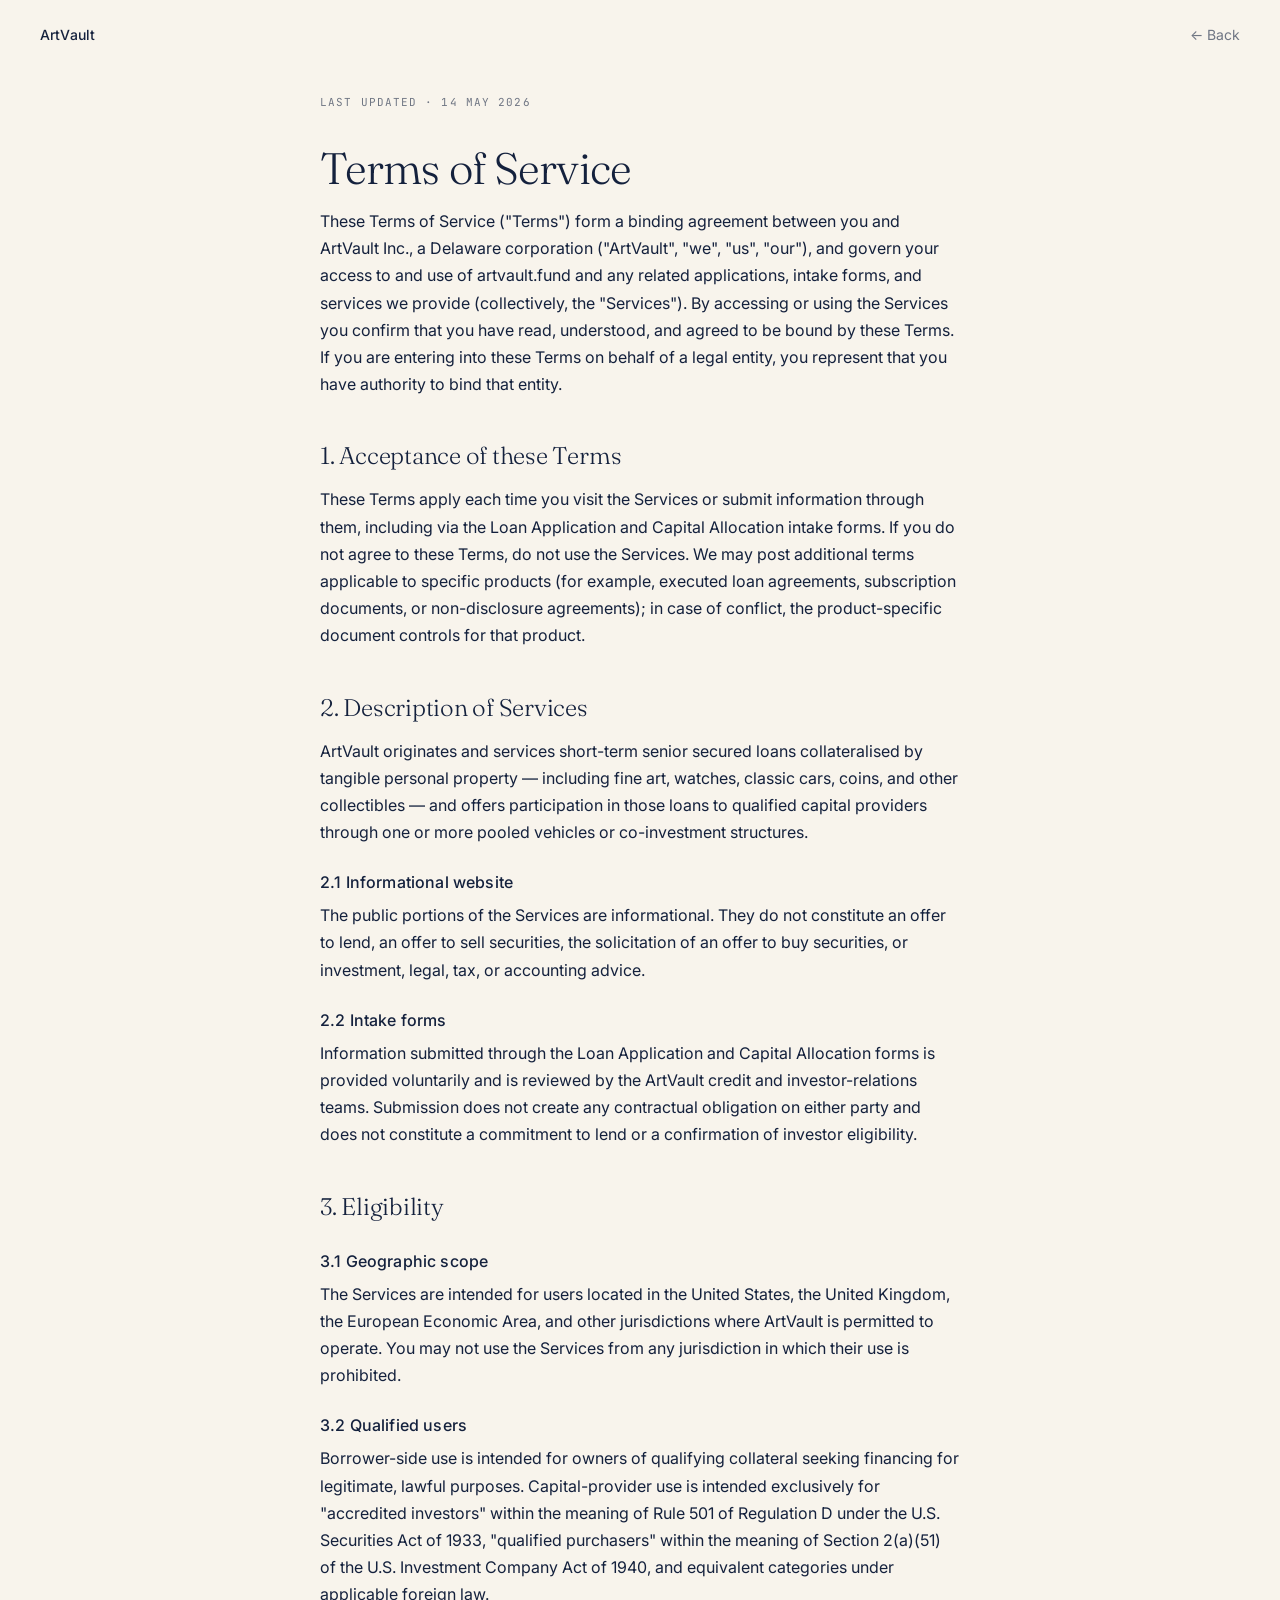
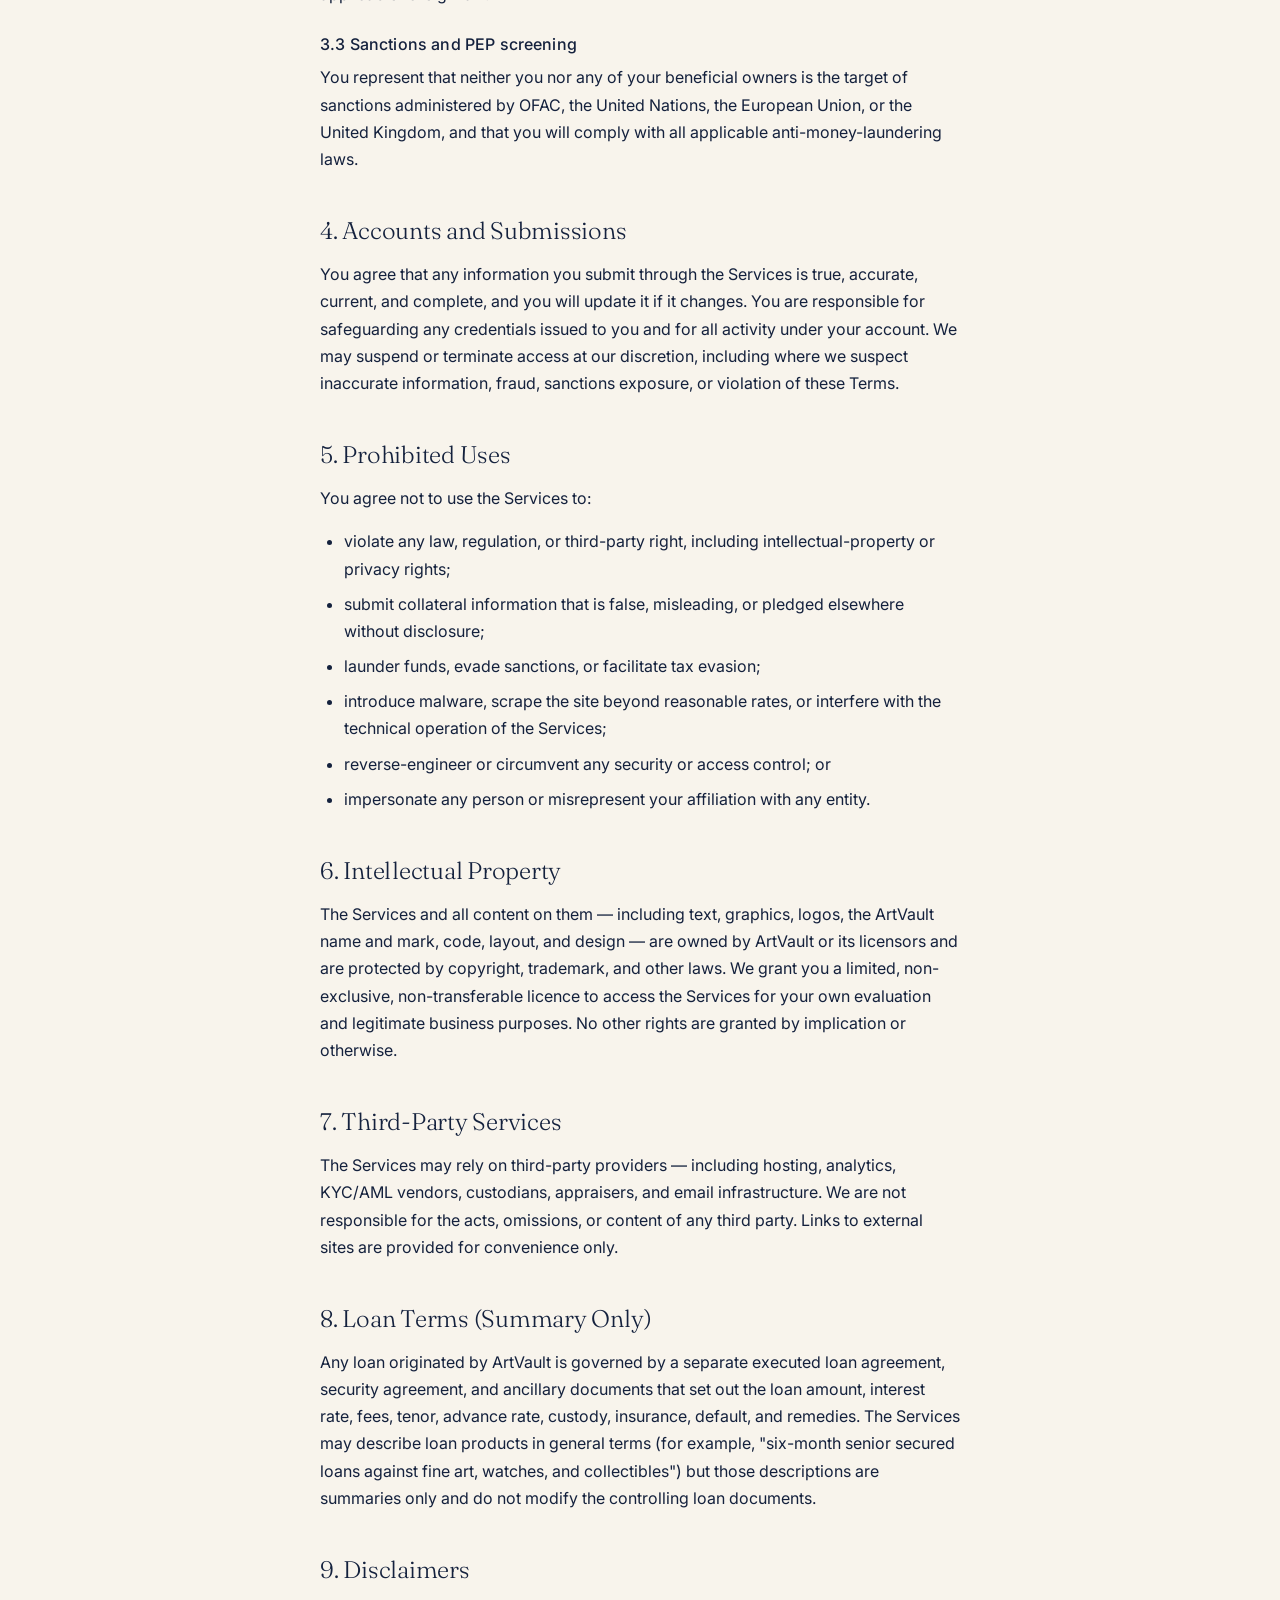
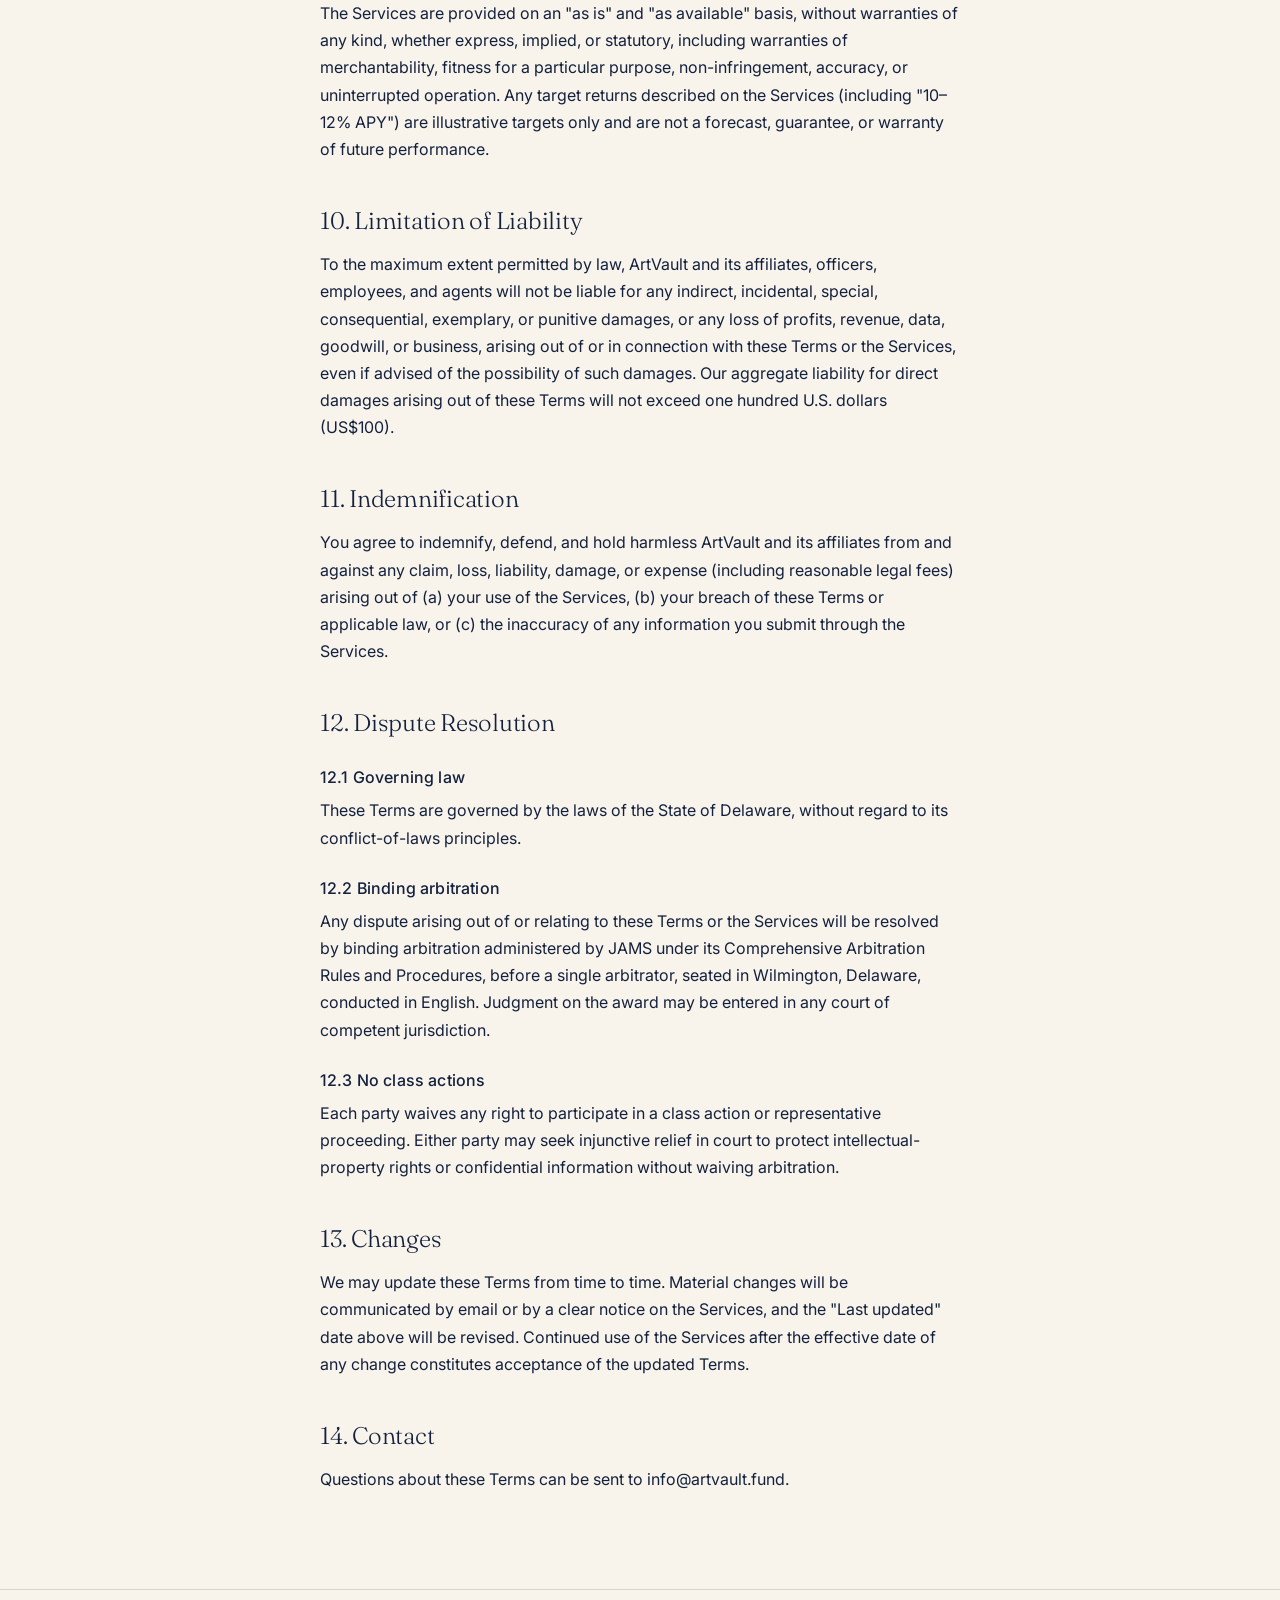
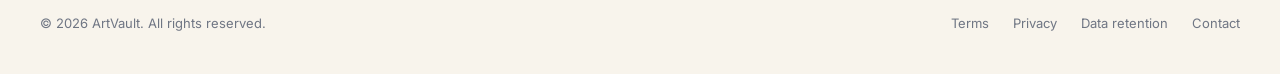
<file: terms/index.html>
<!doctype html>
<html lang="en">
<head>
  <meta charset="utf-8" />
  <meta name="viewport" content="width=device-width, initial-scale=1" />
  <title>Terms of Service — ArtVault</title>
  <meta name="description" content="ArtVault Terms of Service governing access to and use of the ArtVault platform and services." />
  <meta name="theme-color" content="#14213d" />
  <link rel="icon" type="image/svg+xml" href="/assets/favicon.svg" />
  <link rel="preconnect" href="https://fonts.googleapis.com" />
  <link rel="preconnect" href="https://fonts.gstatic.com" crossorigin />
  <link href="https://fonts.googleapis.com/css2?family=Fraunces:opsz,wght@9..144,300&family=Inter:wght@400;500&family=JetBrains+Mono:wght@400&display=swap" rel="stylesheet" />
  <link rel="stylesheet" href="/assets/style.css" />
</head>
<body>
  <header class="site-header">
    <a href="/" class="brand">ArtVault</a>
    <a href="/" class="header-link" aria-label="Back to home">← Back</a>
  </header>

  <main class="legal-page">
    <p class="meta">Last updated · 14 May 2026</p>
    <h1>Terms of Service</h1>

    <p>These Terms of Service ("Terms") form a binding agreement between you and ArtVault Inc., a Delaware corporation ("ArtVault", "we", "us", "our"), and govern your access to and use of artvault.fund and any related applications, intake forms, and services we provide (collectively, the "Services"). By accessing or using the Services you confirm that you have read, understood, and agreed to be bound by these Terms. If you are entering into these Terms on behalf of a legal entity, you represent that you have authority to bind that entity.</p>

    <h2>1. Acceptance of these Terms</h2>
    <p>These Terms apply each time you visit the Services or submit information through them, including via the Loan Application and Capital Allocation intake forms. If you do not agree to these Terms, do not use the Services. We may post additional terms applicable to specific products (for example, executed loan agreements, subscription documents, or non-disclosure agreements); in case of conflict, the product-specific document controls for that product.</p>

    <h2>2. Description of Services</h2>
    <p>ArtVault originates and services short-term senior secured loans collateralised by tangible personal property — including fine art, watches, classic cars, coins, and other collectibles — and offers participation in those loans to qualified capital providers through one or more pooled vehicles or co-investment structures.</p>
    <h3>2.1 Informational website</h3>
    <p>The public portions of the Services are informational. They do not constitute an offer to lend, an offer to sell securities, the solicitation of an offer to buy securities, or investment, legal, tax, or accounting advice.</p>
    <h3>2.2 Intake forms</h3>
    <p>Information submitted through the Loan Application and Capital Allocation forms is provided voluntarily and is reviewed by the ArtVault credit and investor-relations teams. Submission does not create any contractual obligation on either party and does not constitute a commitment to lend or a confirmation of investor eligibility.</p>

    <h2>3. Eligibility</h2>
    <h3>3.1 Geographic scope</h3>
    <p>The Services are intended for users located in the United States, the United Kingdom, the European Economic Area, and other jurisdictions where ArtVault is permitted to operate. You may not use the Services from any jurisdiction in which their use is prohibited.</p>
    <h3>3.2 Qualified users</h3>
    <p>Borrower-side use is intended for owners of qualifying collateral seeking financing for legitimate, lawful purposes. Capital-provider use is intended exclusively for "accredited investors" within the meaning of Rule 501 of Regulation D under the U.S. Securities Act of 1933, "qualified purchasers" within the meaning of Section 2(a)(51) of the U.S. Investment Company Act of 1940, and equivalent categories under applicable foreign law.</p>
    <h3>3.3 Sanctions and PEP screening</h3>
    <p>You represent that neither you nor any of your beneficial owners is the target of sanctions administered by OFAC, the United Nations, the European Union, or the United Kingdom, and that you will comply with all applicable anti-money-laundering laws.</p>

    <h2>4. Accounts and Submissions</h2>
    <p>You agree that any information you submit through the Services is true, accurate, current, and complete, and you will update it if it changes. You are responsible for safeguarding any credentials issued to you and for all activity under your account. We may suspend or terminate access at our discretion, including where we suspect inaccurate information, fraud, sanctions exposure, or violation of these Terms.</p>

    <h2>5. Prohibited Uses</h2>
    <p>You agree not to use the Services to:</p>
    <ul>
      <li>violate any law, regulation, or third-party right, including intellectual-property or privacy rights;</li>
      <li>submit collateral information that is false, misleading, or pledged elsewhere without disclosure;</li>
      <li>launder funds, evade sanctions, or facilitate tax evasion;</li>
      <li>introduce malware, scrape the site beyond reasonable rates, or interfere with the technical operation of the Services;</li>
      <li>reverse-engineer or circumvent any security or access control; or</li>
      <li>impersonate any person or misrepresent your affiliation with any entity.</li>
    </ul>

    <h2>6. Intellectual Property</h2>
    <p>The Services and all content on them — including text, graphics, logos, the ArtVault name and mark, code, layout, and design — are owned by ArtVault or its licensors and are protected by copyright, trademark, and other laws. We grant you a limited, non-exclusive, non-transferable licence to access the Services for your own evaluation and legitimate business purposes. No other rights are granted by implication or otherwise.</p>

    <h2>7. Third-Party Services</h2>
    <p>The Services may rely on third-party providers — including hosting, analytics, KYC/AML vendors, custodians, appraisers, and email infrastructure. We are not responsible for the acts, omissions, or content of any third party. Links to external sites are provided for convenience only.</p>

    <h2>8. Loan Terms (Summary Only)</h2>
    <p>Any loan originated by ArtVault is governed by a separate executed loan agreement, security agreement, and ancillary documents that set out the loan amount, interest rate, fees, tenor, advance rate, custody, insurance, default, and remedies. The Services may describe loan products in general terms (for example, "six-month senior secured loans against fine art, watches, and collectibles") but those descriptions are summaries only and do not modify the controlling loan documents.</p>

    <h2>9. Disclaimers</h2>
    <p>The Services are provided on an "as is" and "as available" basis, without warranties of any kind, whether express, implied, or statutory, including warranties of merchantability, fitness for a particular purpose, non-infringement, accuracy, or uninterrupted operation. Any target returns described on the Services (including "10–12% APY") are illustrative targets only and are not a forecast, guarantee, or warranty of future performance.</p>

    <h2>10. Limitation of Liability</h2>
    <p>To the maximum extent permitted by law, ArtVault and its affiliates, officers, employees, and agents will not be liable for any indirect, incidental, special, consequential, exemplary, or punitive damages, or any loss of profits, revenue, data, goodwill, or business, arising out of or in connection with these Terms or the Services, even if advised of the possibility of such damages. Our aggregate liability for direct damages arising out of these Terms will not exceed one hundred U.S. dollars (US$100).</p>

    <h2>11. Indemnification</h2>
    <p>You agree to indemnify, defend, and hold harmless ArtVault and its affiliates from and against any claim, loss, liability, damage, or expense (including reasonable legal fees) arising out of (a) your use of the Services, (b) your breach of these Terms or applicable law, or (c) the inaccuracy of any information you submit through the Services.</p>

    <h2>12. Dispute Resolution</h2>
    <h3>12.1 Governing law</h3>
    <p>These Terms are governed by the laws of the State of Delaware, without regard to its conflict-of-laws principles.</p>
    <h3>12.2 Binding arbitration</h3>
    <p>Any dispute arising out of or relating to these Terms or the Services will be resolved by binding arbitration administered by JAMS under its Comprehensive Arbitration Rules and Procedures, before a single arbitrator, seated in Wilmington, Delaware, conducted in English. Judgment on the award may be entered in any court of competent jurisdiction.</p>
    <h3>12.3 No class actions</h3>
    <p>Each party waives any right to participate in a class action or representative proceeding. Either party may seek injunctive relief in court to protect intellectual-property rights or confidential information without waiving arbitration.</p>

    <h2>13. Changes</h2>
    <p>We may update these Terms from time to time. Material changes will be communicated by email or by a clear notice on the Services, and the "Last updated" date above will be revised. Continued use of the Services after the effective date of any change constitutes acceptance of the updated Terms.</p>

    <h2>14. Contact</h2>
    <p>Questions about these Terms can be sent to <a href="mailto:info@artvault.fund">info@artvault.fund</a>.</p>
  </main>

  <hr class="divider" />
  <footer class="site-footer">
    <div>© 2026 ArtVault. All rights reserved.</div>
    <nav aria-label="Legal">
      <a href="/terms/">Terms</a>
      <a href="/privacy/">Privacy</a>
      <a href="/data-retention/">Data retention</a>
      <a href="mailto:info@artvault.fund">Contact</a>
    </nav>
  </footer>
</body>
</html>
</file>
<file: assets/style.css>
:root {
  --cream: #F8F4EC;
  --navy: #14213d;
  --navy-60: rgba(20, 33, 61, 0.6);
  --navy-40: rgba(20, 33, 61, 0.4);
  --navy-12: rgba(20, 33, 61, 0.12);
  --hairline: rgba(20, 33, 61, 0.15);
  --max: 1280px;
}

* { box-sizing: border-box; margin: 0; padding: 0; }

html, body {
  background: var(--cream);
  color: var(--navy);
  font-family: 'Inter', -apple-system, BlinkMacSystemFont, sans-serif;
  font-weight: 400;
  font-size: 16px;
  line-height: 1.5;
  -webkit-font-smoothing: antialiased;
  -moz-osx-font-smoothing: grayscale;
}

a { color: inherit; text-decoration: none; }
a:hover { opacity: 0.7; }
a:focus-visible, button:focus-visible {
  outline: 2px solid var(--navy);
  outline-offset: 3px;
}

.site-header {
  display: flex;
  justify-content: space-between;
  align-items: center;
  padding: 24px 40px;
  max-width: var(--max);
  margin: 0 auto;
  width: 100%;
}

.brand {
  font-family: 'Inter', sans-serif;
  font-weight: 500;
  font-size: 14px;
  letter-spacing: 0.01em;
  color: var(--navy);
}

.header-link {
  font-family: 'Inter', sans-serif;
  font-size: 14px;
  color: var(--navy-60);
}

.hero {
  min-height: calc(100vh - 80px);
  display: flex;
  align-items: center;
  padding: 40px;
  max-width: var(--max);
  margin: 0 auto;
  width: 100%;
}

.hero-grid {
  display: grid;
  grid-template-columns: 2fr 1fr;
  gap: 64px;
  align-items: center;
  width: 100%;
}

.hero-copy h1 {
  font-family: 'Fraunces', Georgia, serif;
  font-weight: 300;
  font-size: clamp(44px, 6.4vw, 84px);
  line-height: 1.05;
  letter-spacing: -0.02em;
  font-variation-settings: "opsz" 12;
  color: var(--navy);
  margin-bottom: 28px;
  max-width: 16ch;
}

.hero-copy .subline {
  font-family: 'Inter', sans-serif;
  font-weight: 400;
  font-size: clamp(18px, 1.6vw, 22px);
  line-height: 1.4;
  color: var(--navy);
  margin-bottom: 16px;
  max-width: 32ch;
}

.hero-copy .caption {
  font-family: 'JetBrains Mono', ui-monospace, monospace;
  font-weight: 400;
  font-size: 12px;
  letter-spacing: 0.12em;
  text-transform: uppercase;
  color: var(--navy-60);
  margin-bottom: 40px;
}

.cta-row {
  display: flex;
  gap: 16px;
  flex-wrap: wrap;
}

.btn {
  display: inline-flex;
  align-items: center;
  justify-content: center;
  padding: 18px 36px;
  font-family: 'Inter', sans-serif;
  font-weight: 500;
  font-size: 16px;
  letter-spacing: 0.005em;
  border-radius: 2px;
  border: 1.5px solid var(--navy);
  transition: background-color 200ms ease, color 200ms ease, transform 200ms ease, box-shadow 200ms ease, opacity 200ms ease;
  cursor: pointer;
  min-width: 240px;
  will-change: transform;
}

.btn-primary {
  background: var(--navy);
  color: var(--cream);
  box-shadow: 0 6px 24px -10px rgba(20, 33, 61, 0.45);
}

.btn-primary:hover {
  transform: translateY(-2px);
  box-shadow: 0 10px 28px -8px rgba(20, 33, 61, 0.55);
  opacity: 1;
}

.btn-secondary {
  background: transparent;
  color: var(--navy);
}

.btn-secondary:hover {
  background: rgba(20, 33, 61, 0.06);
  transform: translateY(-2px);
  opacity: 1;
}

.cta-asterisk {
  font-size: 0.7em;
  vertical-align: super;
  line-height: 0;
  margin-left: 2px;
}

.cta-footnote {
  font-family: 'Inter', sans-serif;
  font-size: 13px;
  font-style: italic;
  color: var(--navy-60);
  margin-top: 16px;
  max-width: 48ch;
}

.hero-art {
  display: flex;
  justify-content: center;
  align-items: center;
}

.hero-art img,
.hero-art svg,
.hero-art-svg {
  width: 100%;
  max-width: 520px;
  height: auto;
  display: block;
}

.hero-art .spin {
  transform-origin: 50% 50%;
  transform-box: fill-box;
  animation: hero-spin 60s linear infinite;
}

@keyframes hero-spin {
  from { transform: rotate(0deg); }
  to   { transform: rotate(360deg); }
}

@media (prefers-reduced-motion: reduce) {
  .hero-art .spin { animation: none; }
}

.divider {
  border: none;
  border-top: 1px solid var(--hairline);
  max-width: var(--max);
  margin: 0 auto;
}

.site-footer {
  max-width: var(--max);
  margin: 0 auto;
  padding: 24px 40px 40px;
  display: flex;
  justify-content: space-between;
  flex-wrap: wrap;
  gap: 16px;
  font-size: 13px;
  color: var(--navy-60);
}

.site-footer nav { display: flex; gap: 24px; flex-wrap: wrap; }

.legal-page {
  max-width: 720px;
  margin: 0 auto;
  padding: 24px 40px 80px;
}

.legal-page h1 {
  font-family: 'Fraunces', Georgia, serif;
  font-weight: 300;
  font-size: 44px;
  line-height: 1.1;
  letter-spacing: -0.02em;
  margin-bottom: 16px;
}

.legal-page h2 {
  font-family: 'Fraunces', Georgia, serif;
  font-weight: 300;
  font-size: 24px;
  margin: 40px 0 12px;
  letter-spacing: -0.01em;
}

.legal-page p, .legal-page li {
  font-family: 'Inter', sans-serif;
  font-size: 16px;
  line-height: 1.7;
  margin-bottom: 16px;
  color: var(--navy);
}

.legal-page ul { padding-left: 24px; margin-bottom: 16px; }
.legal-page li { margin-bottom: 8px; }

.legal-page .meta {
  font-family: 'JetBrains Mono', ui-monospace, monospace;
  font-size: 11px;
  letter-spacing: 0.1em;
  text-transform: uppercase;
  color: var(--navy-60);
  margin-bottom: 32px;
}

.legal-page h3 {
  font-family: 'Inter', sans-serif;
  font-weight: 500;
  font-size: 16px;
  letter-spacing: 0.01em;
  margin: 24px 0 8px;
  color: var(--navy);
}

.form-page {
  max-width: 720px;
  margin: 0 auto;
  padding: 24px 40px 80px;
}

.form-page h1 {
  font-family: 'Fraunces', Georgia, serif;
  font-weight: 300;
  font-size: clamp(36px, 5vw, 56px);
  line-height: 1.05;
  letter-spacing: -0.02em;
  margin-bottom: 16px;
}

.form-page .lede {
  font-family: 'Inter', sans-serif;
  font-size: 17px;
  line-height: 1.55;
  color: var(--navy);
  max-width: 56ch;
  margin-bottom: 48px;
}

.form-page .meta {
  font-family: 'JetBrains Mono', ui-monospace, monospace;
  font-size: 11px;
  letter-spacing: 0.1em;
  text-transform: uppercase;
  color: var(--navy-60);
  margin-bottom: 24px;
}

.form-page fieldset {
  border: none;
  margin: 0 0 48px;
  padding: 0;
}

.form-page legend {
  font-family: 'JetBrains Mono', ui-monospace, monospace;
  font-size: 11px;
  letter-spacing: 0.12em;
  text-transform: uppercase;
  color: var(--navy-60);
  margin-bottom: 24px;
  padding-bottom: 8px;
  border-bottom: 1px solid var(--hairline);
  width: 100%;
}

.field {
  margin-bottom: 28px;
}

.field label,
.field .group-label {
  display: block;
  font-family: 'JetBrains Mono', ui-monospace, monospace;
  font-size: 11px;
  letter-spacing: 0.08em;
  text-transform: uppercase;
  color: var(--navy-60);
  margin-bottom: 8px;
}

.field .req {
  color: var(--navy);
  font-weight: 400;
}

.field input[type="text"],
.field input[type="email"],
.field input[type="tel"],
.field input[type="number"],
.field select,
.field textarea {
  display: block;
  width: 100%;
  border: none;
  border-bottom: 1px solid var(--navy);
  background: transparent;
  padding: 8px 0;
  font-family: 'Inter', sans-serif;
  font-size: 16px;
  color: var(--navy);
  border-radius: 0;
  -webkit-appearance: none;
  appearance: none;
}

.field select {
  background-image: linear-gradient(45deg, transparent 50%, var(--navy) 50%),
                    linear-gradient(135deg, var(--navy) 50%, transparent 50%);
  background-position: calc(100% - 14px) center, calc(100% - 8px) center;
  background-size: 6px 6px;
  background-repeat: no-repeat;
  padding-right: 28px;
}

.field textarea {
  min-height: 96px;
  resize: vertical;
  line-height: 1.5;
}

.field input::placeholder,
.field textarea::placeholder {
  color: var(--navy-40);
}

.field input:focus,
.field select:focus,
.field textarea:focus {
  outline: none;
  border-bottom-width: 2px;
  padding-bottom: 7px;
}

.field .prefix-wrap {
  position: relative;
}

.field .prefix-wrap .prefix {
  position: absolute;
  left: 0;
  top: 8px;
  font-family: 'Inter', sans-serif;
  font-size: 16px;
  color: var(--navy-60);
  pointer-events: none;
}

.field .prefix-wrap input {
  padding-left: 18px;
}

.options {
  display: flex;
  flex-wrap: wrap;
  gap: 12px 24px;
  margin-top: 4px;
}

.options label {
  display: inline-flex;
  align-items: center;
  font-family: 'Inter', sans-serif;
  font-size: 15px;
  color: var(--navy);
  cursor: pointer;
  text-transform: none;
  letter-spacing: 0;
  margin: 0;
}

.options input {
  margin-right: 8px;
  accent-color: var(--navy);
  width: 16px;
  height: 16px;
}

.form-submit {
  margin-top: 16px;
}

.form-submit button {
  background: var(--navy);
  color: var(--cream);
  border: 1.5px solid var(--navy);
  padding: 16px 32px;
  font-family: 'Inter', sans-serif;
  font-weight: 500;
  font-size: 15px;
  letter-spacing: 0.005em;
  border-radius: 2px;
  cursor: pointer;
  min-width: 220px;
  transition: opacity 0.15s ease, transform 0.15s ease;
}

.form-submit button:hover { opacity: 0.85; transform: translateY(-1px); }

.form-status {
  margin-top: 16px;
  font-family: 'Inter', sans-serif;
  font-size: 14px;
  color: var(--navy-60);
  min-height: 22px;
}

.form-footer {
  margin-top: 56px;
  padding-top: 24px;
  border-top: 1px solid var(--hairline);
  font-family: 'Inter', sans-serif;
  font-size: 13px;
  line-height: 1.6;
  color: var(--navy-60);
}

@media (max-width: 768px) {
  .site-header { padding: 20px 24px; }
  .hero { padding: 24px; min-height: auto; }
  .hero-grid {
    grid-template-columns: 1fr;
    gap: 40px;
  }
  .hero-art { order: 2; }
  .hero-art svg { max-width: 312px; }
  .cta-row { flex-direction: column; align-items: stretch; }
  .btn { width: 100%; min-width: 0; }
  .site-footer { padding: 24px; flex-direction: column; }
  .legal-page { padding: 16px 24px 60px; }
  .legal-page h1 { font-size: 34px; }
  .form-page { padding: 16px 24px 60px; }
  .form-submit button { width: 100%; }
  .options { flex-direction: column; gap: 12px; }
}
</file>
